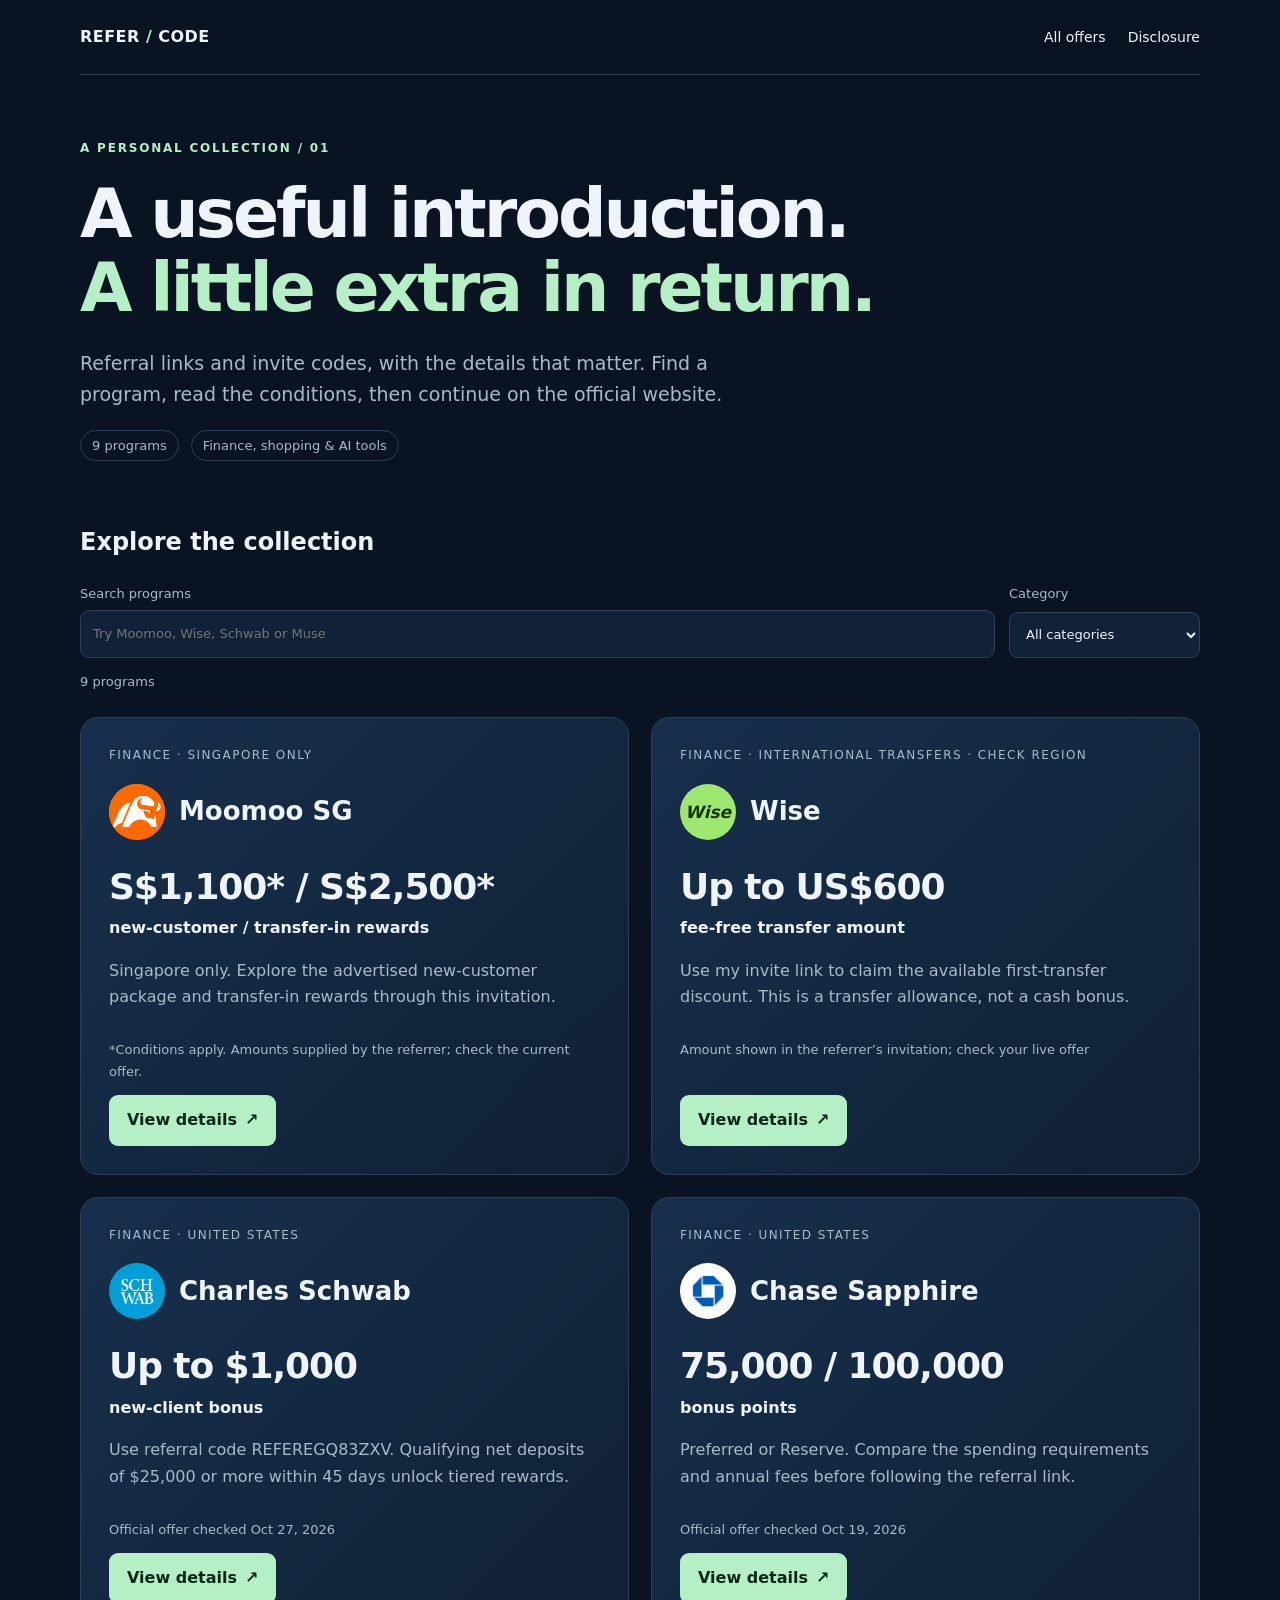
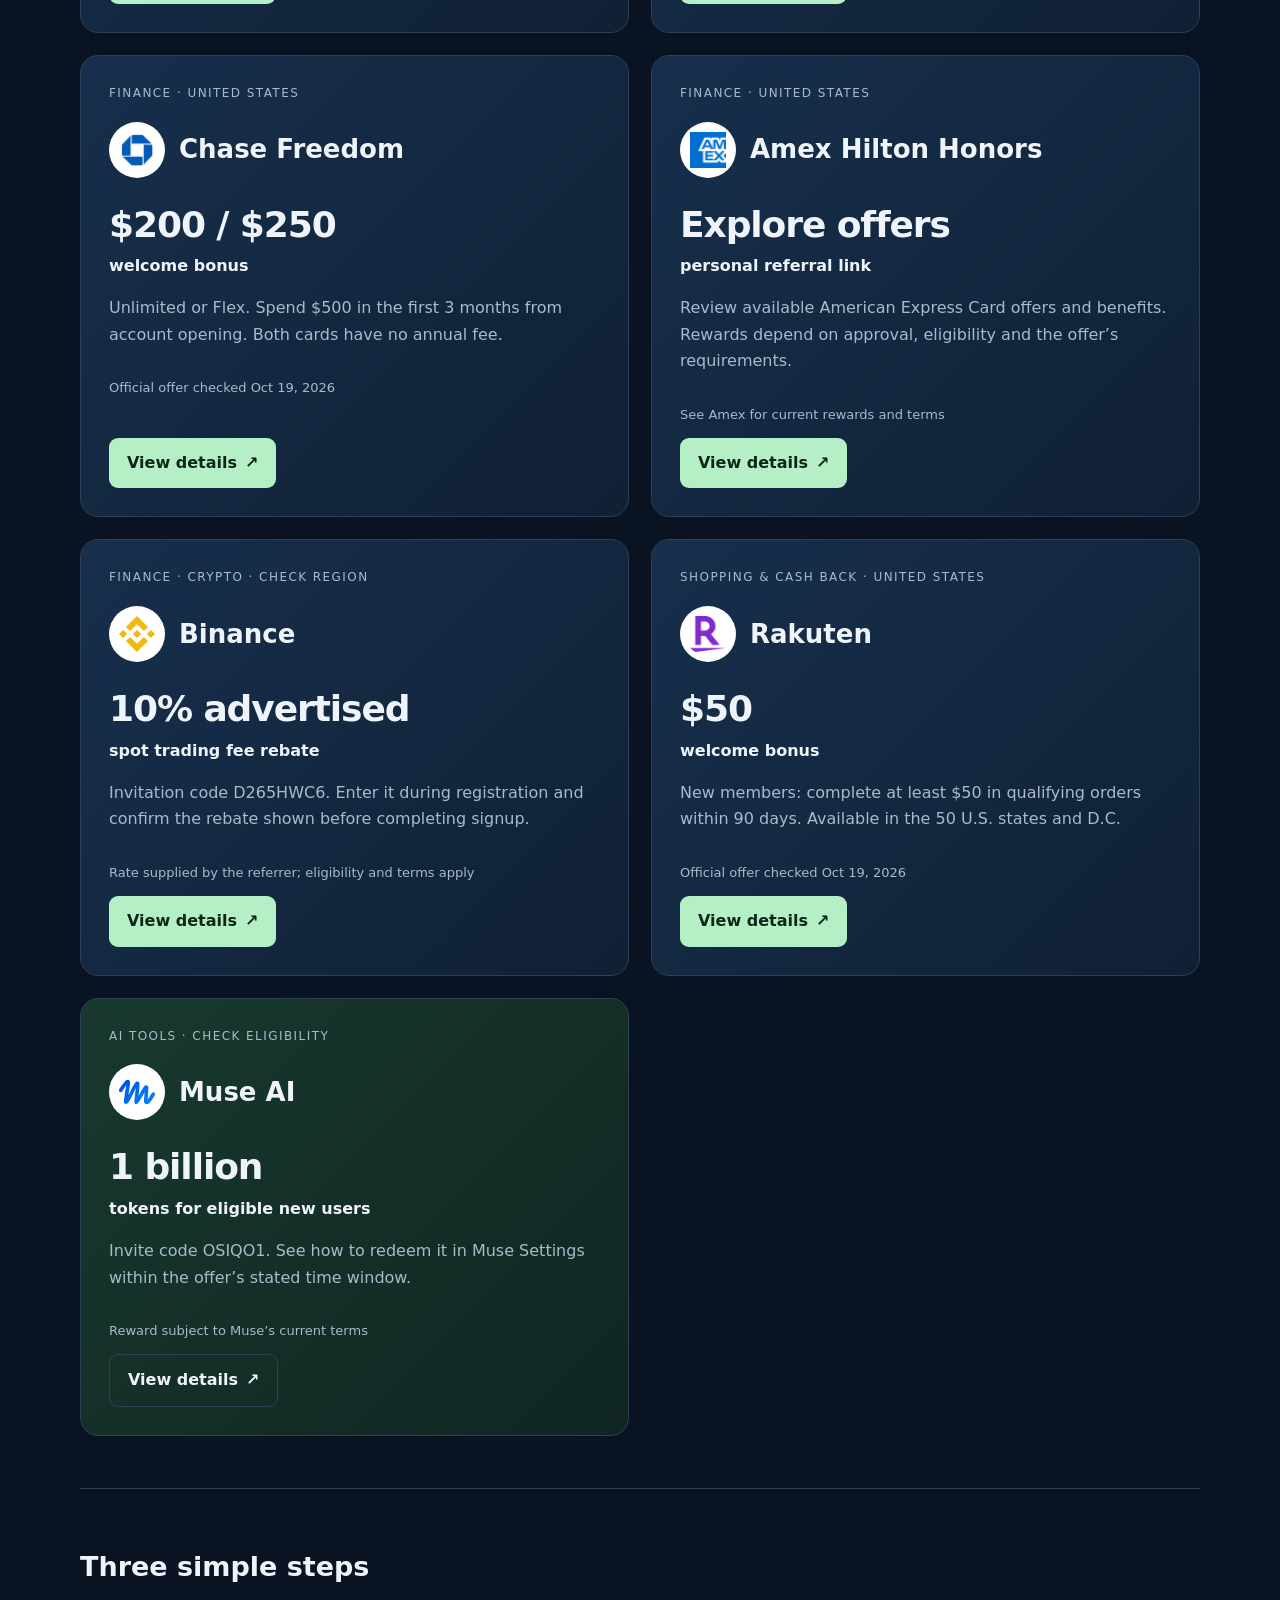
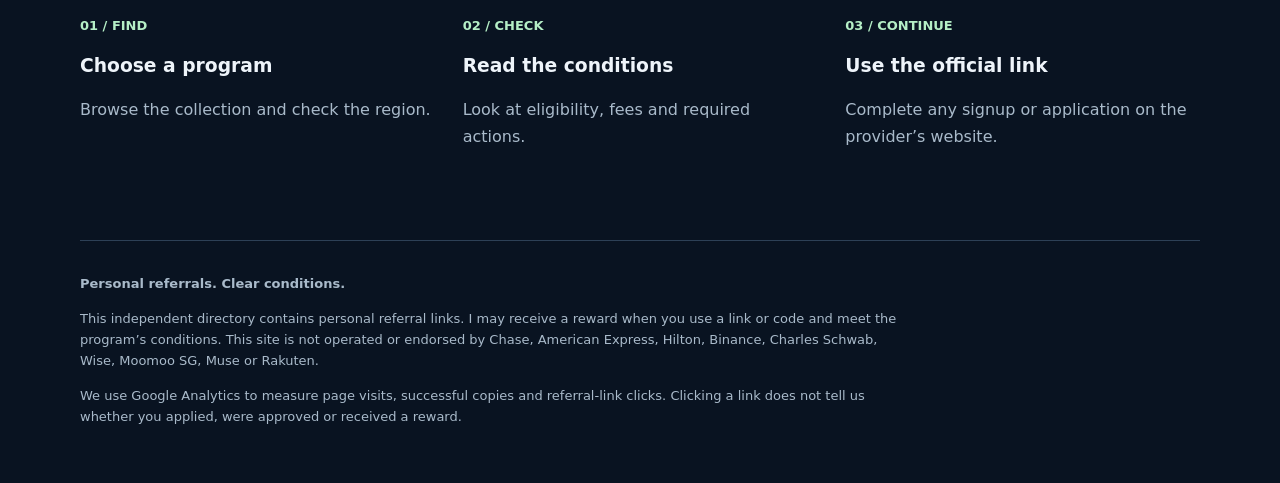
<file: index.html>
<!doctype html><html lang="en"><head><meta charset="utf-8"><meta name="viewport" content="width=device-width,initial-scale=1"><title>Refercode — Personal Referral Codes & Links</title><meta name="description" content="Explore personal referral links for Chase Sapphire, Chase Freedom, Amex Hilton Honors, Binance, Charles Schwab, Wise, Moomoo SG, Rakuten and Muse AI, with rewards, eligibility and clear instructions."><link rel="canonical" href="https://zz11ss11zz.github.io/refercode/"><meta property="og:title" content="Refercode — Personal Referral Codes & Links"><meta property="og:description" content="Explore personal referral links for Chase, Amex Hilton Honors, Binance, Charles Schwab, Wise, Moomoo SG, Rakuten and Muse AI, with rewards, eligibility and clear instructions."><meta property="og:type" content="website"><meta property="og:url" content="https://zz11ss11zz.github.io/refercode/"><link rel="stylesheet" href="styles.css?v=20261024-brand-icons"><script defer src="site.js"></script></head><body><div class="wrap"><header><a class="brand" href="./">REFER<span> / </span>CODE</a><nav aria-label="Main navigation"><a href="./">All offers</a><a href="#disclosure">Disclosure</a></nav></header><main><section class="hero"><div class="eyebrow">A personal collection / 01</div><h1>A useful introduction.<br><span>A little extra in return.</span></h1><p class="lead">Referral links and invite codes, with the details that matter. Find a program, read the conditions, then continue on the official website.</p><div class="meta"><span class="badge">9 programs</span><span class="badge">Finance, shopping &amp; AI tools</span></div></section><section aria-labelledby="browse"><h2 id="browse">Explore the collection</h2><div class="toolbar"><label class="search">Search programs<input id="search" type="search" placeholder="Try Moomoo, Wise, Schwab or Muse"></label><label>Category<select id="category"><option value="all">All categories</option><option value="finance">Finance</option><option value="shopping">Shopping &amp; cash back</option><option value="ai">AI tools</option></select></label></div><p id="count" class="fine" aria-live="polite">9 programs</p><div class="grid"><article class="card" data-card data-category="finance"><div class="category">Finance · Singapore only</div><div class="program-heading"><span class="brand-icon" aria-hidden="true" style="background:#ff6a00"><img src="assets/brands/moomoo.png" alt="" width="56" height="56" style="width:100%;height:100%;object-fit:cover"></span><h2>Moomoo SG</h2></div><div class="reward">S$1,100* / S$2,500*</div><strong>new-customer / transfer-in rewards</strong><p>Singapore only. Explore the advertised new-customer package and transfer-in rewards through this invitation.</p><p class="fine">*Conditions apply. Amounts supplied by the referrer; check the current offer.</p><a class="button" href="moomoo-sg/">View details <span aria-hidden="true">↗</span></a></article><article class="card" data-card data-category="finance"><div class="category">Finance · International transfers · Check region</div><div class="program-heading"><span class="brand-icon" aria-hidden="true" style="background:#9fe870;color:#163300;font-weight:900;font-style:italic;font-size:17px">Wise</span><h2>Wise</h2></div><div class="reward">Up to US$600</div><strong>fee-free transfer amount</strong><p>Use my invite link to claim the available first-transfer discount. This is a transfer allowance, not a cash bonus.</p><p class="fine">Amount shown in the referrer’s invitation; check your live offer</p><a class="button" href="wise/">View details <span aria-hidden="true">↗</span></a></article><article class="card" data-card data-category="finance"><div class="category">Finance · United States</div><div class="program-heading"><span class="brand-icon" aria-hidden="true" style="background:#00a0d2"><img src="assets/brands/schwab.png" alt="" width="42" height="42" style="width:76%;height:76%;object-fit:contain"></span><h2>Charles Schwab</h2></div><div class="reward">Up to $1,000</div><strong>new-client bonus</strong><p>Use referral code REFEREGQ83ZXV. Qualifying net deposits of $25,000 or more within 45 days unlock tiered rewards.</p><p class="fine">Official offer checked Oct 27, 2026</p><a class="button" href="schwab/">View details <span aria-hidden="true">↗</span></a></article><article class="card" data-card data-category="finance"><div class="category">Finance · United States</div><div class="program-heading"><span class="brand-icon" aria-hidden="true"><img src="assets/brands/chase.svg" alt="" width="36" height="36"></span><h2>Chase Sapphire</h2></div><div class="reward">75,000 / 100,000</div><strong>bonus points</strong><p>Preferred or Reserve. Compare the spending requirements and annual fees before following the referral link.</p><p class="fine">Official offer checked Oct 19, 2026</p><a class="button" href="chase/">View details <span aria-hidden="true">↗</span></a></article><article class="card" data-card data-category="finance"><div class="category">Finance · United States</div><div class="program-heading"><span class="brand-icon" aria-hidden="true"><img src="assets/brands/chase.svg" alt="" width="36" height="36"></span><h2>Chase Freedom</h2></div><div class="reward">$200 / $250</div><strong>welcome bonus</strong><p>Unlimited or Flex. Spend $500 in the first 3 months from account opening. Both cards have no annual fee.</p><p class="fine">Official offer checked Oct 19, 2026</p><a class="button" href="chase-freedom/">View details <span aria-hidden="true">↗</span></a></article><article class="card" data-card data-category="finance"><div class="category">Finance · United States</div><div class="program-heading"><span class="brand-icon" aria-hidden="true"><img src="assets/brands/amex.svg" alt="" width="36" height="36"></span><h2>Amex Hilton Honors</h2></div><div class="reward">Explore offers</div><strong>personal referral link</strong><p>Review available American Express Card offers and benefits. Rewards depend on approval, eligibility and the offer’s requirements.</p><p class="fine">See Amex for current rewards and terms</p><a class="button" href="amex-hilton/">View details <span aria-hidden="true">↗</span></a></article><article class="card" data-card data-category="finance"><div class="category">Finance · Crypto · Check region</div><div class="program-heading"><span class="brand-icon" aria-hidden="true"><img src="assets/brands/binance.svg" alt="" width="36" height="36"></span><h2>Binance</h2></div><div class="reward">10% advertised</div><strong>spot trading fee rebate</strong><p>Invitation code D265HWC6. Enter it during registration and confirm the rebate shown before completing signup.</p><p class="fine">Rate supplied by the referrer; eligibility and terms apply</p><a class="button" href="binance/">View details <span aria-hidden="true">↗</span></a></article><article class="card" data-card data-category="shopping"><div class="category">Shopping &amp; cash back · United States</div><div class="program-heading"><span class="brand-icon" aria-hidden="true"><img src="assets/brands/rakuten.svg" alt="" width="36" height="36"></span><h2>Rakuten</h2></div><div class="reward">$50</div><strong>welcome bonus</strong><p>New members: complete at least $50 in qualifying orders within 90 days. Available in the 50 U.S. states and D.C.</p><p class="fine">Official offer checked Oct 19, 2026</p><a class="button" href="rakuten/">View details <span aria-hidden="true">↗</span></a></article><article class="card ai" data-card data-category="ai"><div class="category">AI tools · Check eligibility</div><div class="program-heading"><span class="brand-icon" aria-hidden="true"><img src="assets/brands/muse.svg" alt="" width="36" height="36"></span><h2>Muse AI</h2></div><div class="reward">1 billion</div><strong>tokens for eligible new users</strong><p>Invite code OSIQO1. See how to redeem it in Muse Settings within the offer’s stated time window.</p><p class="fine">Reward subject to Muse’s current terms</p><a class="button secondary" href="muse/">View details <span aria-hidden="true">↗</span></a></article></div><p id="empty" hidden role="status">No matching programs. Try another search or category.</p></section><section class="section"><h2>Three simple steps</h2><div class="steps"><div><b>01 / FIND</b><h3>Choose a program</h3><p>Browse the collection and check the region.</p></div><div><b>02 / CHECK</b><h3>Read the conditions</h3><p>Look at eligibility, fees and required actions.</p></div><div><b>03 / CONTINUE</b><h3>Use the official link</h3><p>Complete any signup or application on the provider’s website.</p></div></div></section></main><footer id="disclosure"><strong>Personal referrals. Clear conditions.</strong><p>This independent directory contains personal referral links. I may receive a reward when you use a link or code and meet the program’s conditions. This site is not operated or endorsed by Chase, American Express, Hilton, Binance, Charles Schwab, Wise, Moomoo SG, Muse or Rakuten.</p><p>We use Google Analytics to measure page visits, successful copies and referral-link clicks. Clicking a link does not tell us whether you applied, were approved or received a reward.</p></footer></div></body></html>
</file>
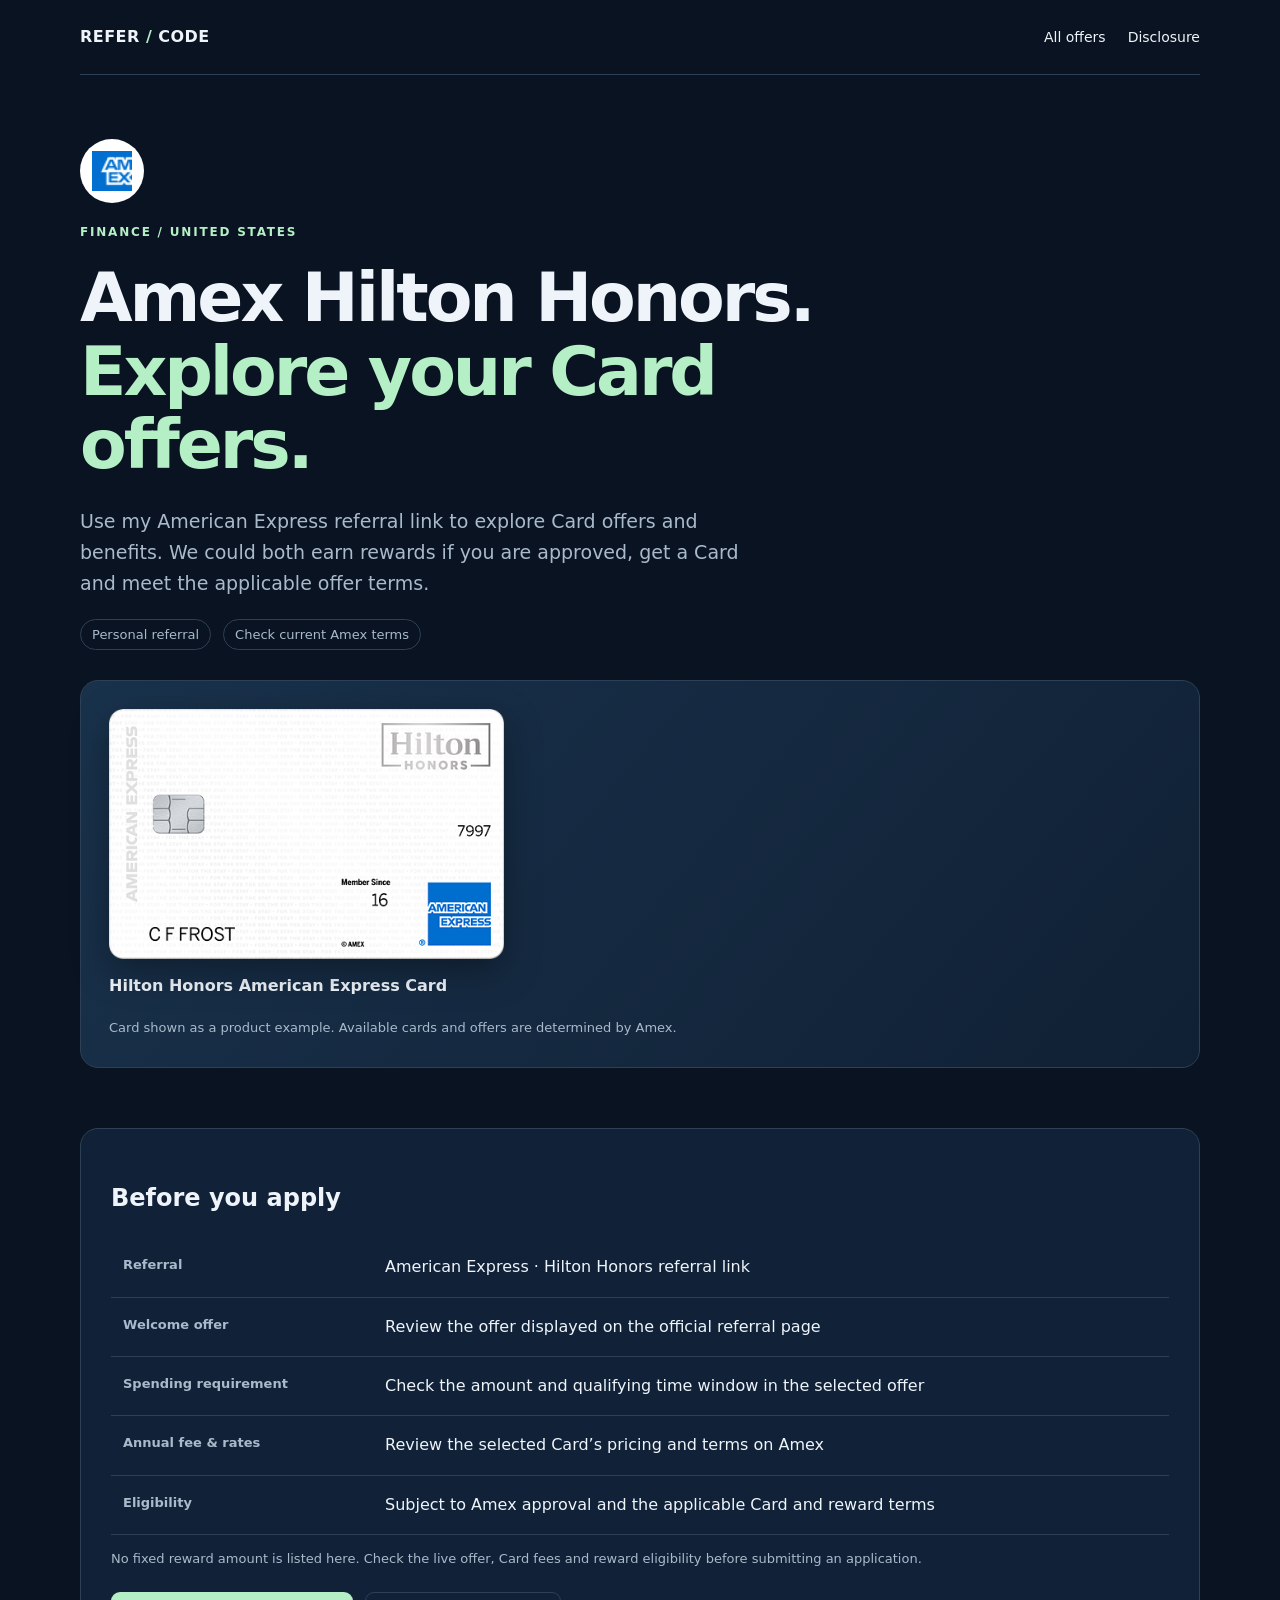
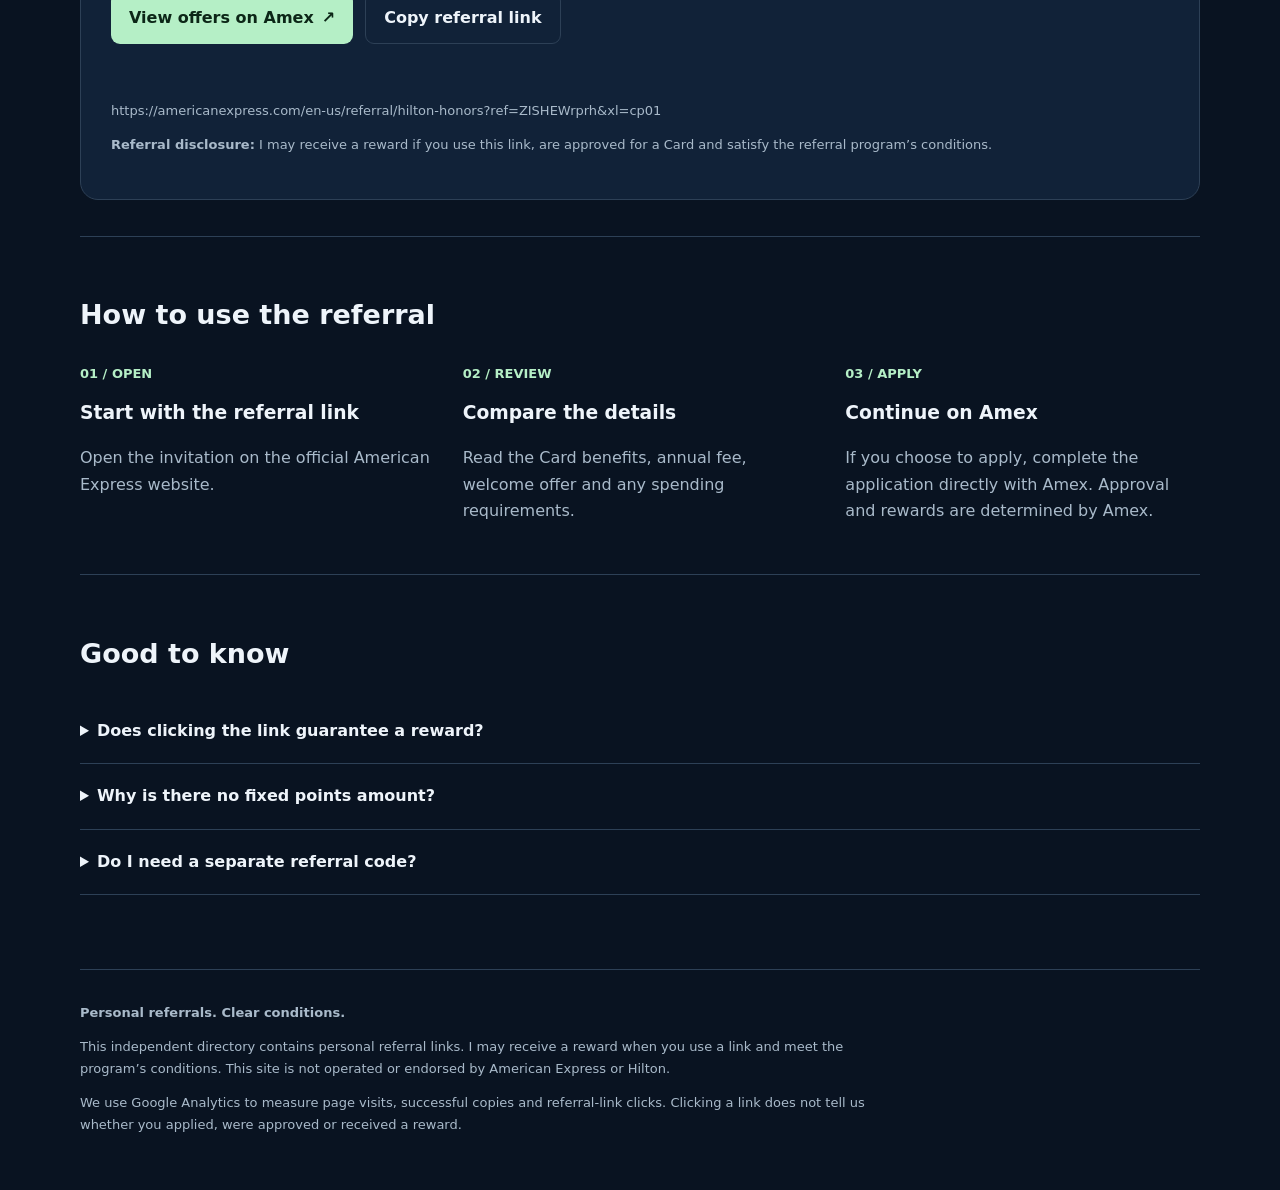
<file: amex-hilton/index.html>
<!doctype html>
<html lang="en"><head><meta charset="utf-8"><meta name="viewport" content="width=device-width,initial-scale=1">
<title>Amex Hilton Honors Referral — Card Offers &amp; Benefits</title>
<meta name="description" content="Explore American Express Hilton Honors Card offers through this personal referral link. Review current rewards, fees and eligibility on Amex.">
<link rel="canonical" href="https://zz11ss11zz.github.io/refercode/amex-hilton/">
<meta property="og:title" content="Amex Hilton Honors Referral — Card Offers &amp; Benefits"><meta property="og:description" content="A personal Amex referral link. Check current offers, fees and eligibility before applying."><meta property="og:type" content="website"><meta property="og:url" content="https://zz11ss11zz.github.io/refercode/amex-hilton/">
<link rel="stylesheet" href="../styles.css?v=20261027-card-gallery"><script defer src="../site.js"></script></head>
<body><div class="wrap"><header><a class="brand" href="../">REFER<span> / </span>CODE</a><nav aria-label="Main navigation"><a href="../">All offers</a><a href="#disclosure">Disclosure</a></nav></header>
<main><section class="hero"><span class="brand-icon" aria-hidden="true"><img src="../assets/brands/amex.svg" alt="" width="36" height="36"></span><div class="eyebrow">Finance / United States</div><h1>Amex Hilton Honors.<br><span>Explore your Card offers.</span></h1><p class="lead">Use my American Express referral link to explore Card offers and benefits. We could both earn rewards if you are approved, get a Card and meet the applicable offer terms.</p><div class="meta"><span class="badge">Personal referral</span><span class="badge">Check current Amex terms</span></div><section class="card-gallery" aria-label="Card designs"><div class="card-gallery-grid"><figure><img src="../assets/cards/hilton.png" alt="Hilton Honors American Express Card" decoding="async"><figcaption>Hilton Honors American Express Card</figcaption></figure></div><p class="fine">Card shown as a product example. Available cards and offers are determined by Amex.</p></section></section>
<section class="offer" aria-labelledby="offer"><h2 id="offer">Before you apply</h2><div class="tablewrap"><table><tbody>
<tr><th scope="row">Referral</th><td>American Express · Hilton Honors referral link</td></tr>
<tr><th scope="row">Welcome offer</th><td>Review the offer displayed on the official referral page</td></tr>
<tr><th scope="row">Spending requirement</th><td>Check the amount and qualifying time window in the selected offer</td></tr>
<tr><th scope="row">Annual fee &amp; rates</th><td>Review the selected Card’s pricing and terms on Amex</td></tr>
<tr><th scope="row">Eligibility</th><td>Subject to Amex approval and the applicable Card and reward terms</td></tr>
</tbody></table></div><p class="fine">No fixed reward amount is listed here. Check the live offer, Card fees and reward eligibility before submitting an application.</p>
<div class="actions"><a class="button" data-referral data-platform="amex" data-program="hilton-honors" data-location="hero" href="https://americanexpress.com/en-us/referral/hilton-honors?ref=ZISHEWrprh&amp;xl=cp01" target="_blank" rel="sponsored noopener noreferrer">View offers on Amex <span aria-hidden="true">↗</span></a><button class="action secondary" data-copy-link="https://americanexpress.com/en-us/referral/hilton-honors?ref=ZISHEWrprh&amp;xl=cp01" data-platform="amex" data-program="hilton-honors">Copy referral link</button></div><p class="fine" id="status" role="status" aria-live="polite"></p><p class="linktext">https://americanexpress.com/en-us/referral/hilton-honors?ref=ZISHEWrprh&amp;xl=cp01</p><p class="fine"><strong>Referral disclosure:</strong> I may receive a reward if you use this link, are approved for a Card and satisfy the referral program’s conditions.</p></section>
<section class="section"><h2>How to use the referral</h2><div class="steps"><div><b>01 / OPEN</b><h3>Start with the referral link</h3><p>Open the invitation on the official American Express website.</p></div><div><b>02 / REVIEW</b><h3>Compare the details</h3><p>Read the Card benefits, annual fee, welcome offer and any spending requirements.</p></div><div><b>03 / APPLY</b><h3>Continue on Amex</h3><p>If you choose to apply, complete the application directly with Amex. Approval and rewards are determined by Amex.</p></div></div></section>
<section class="section"><h2>Good to know</h2><details><summary>Does clicking the link guarantee a reward?</summary><p>No. Approval, receiving a Card and satisfying the applicable offer requirements may be necessary. Clicking or copying a link alone earns no reward.</p></details><details><summary>Why is there no fixed points amount?</summary><p>We have not verified a specific current welcome offer for this referral. Use the official link to review the offer shown to you.</p></details><details><summary>Do I need a separate referral code?</summary><p>The referral identifier is already included in the link. Keep the complete link when sharing or opening it.</p></details></section></main>
<footer id="disclosure"><strong>Personal referrals. Clear conditions.</strong><p>This independent directory contains personal referral links. I may receive a reward when you use a link and meet the program’s conditions. This site is not operated or endorsed by American Express or Hilton.</p><p>We use Google Analytics to measure page visits, successful copies and referral-link clicks. Clicking a link does not tell us whether you applied, were approved or received a reward.</p></footer></div></body></html>
</file>
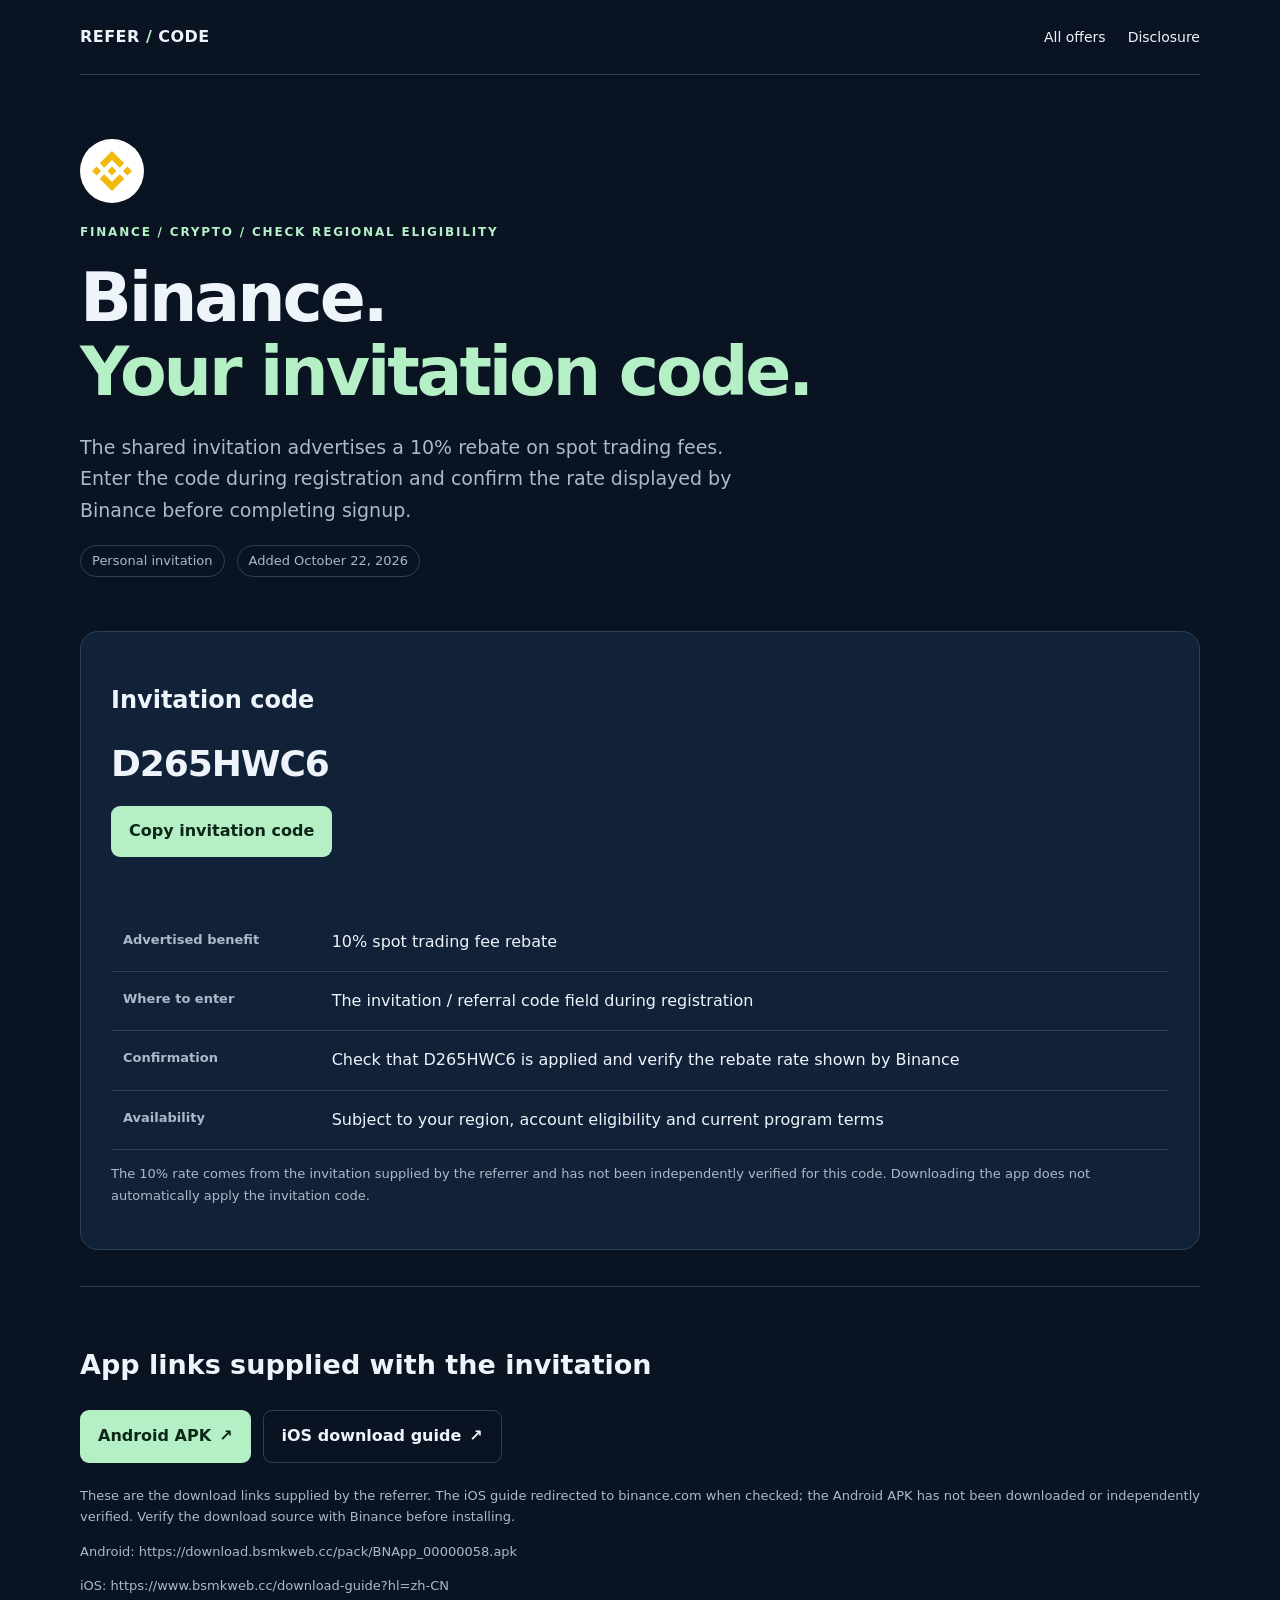
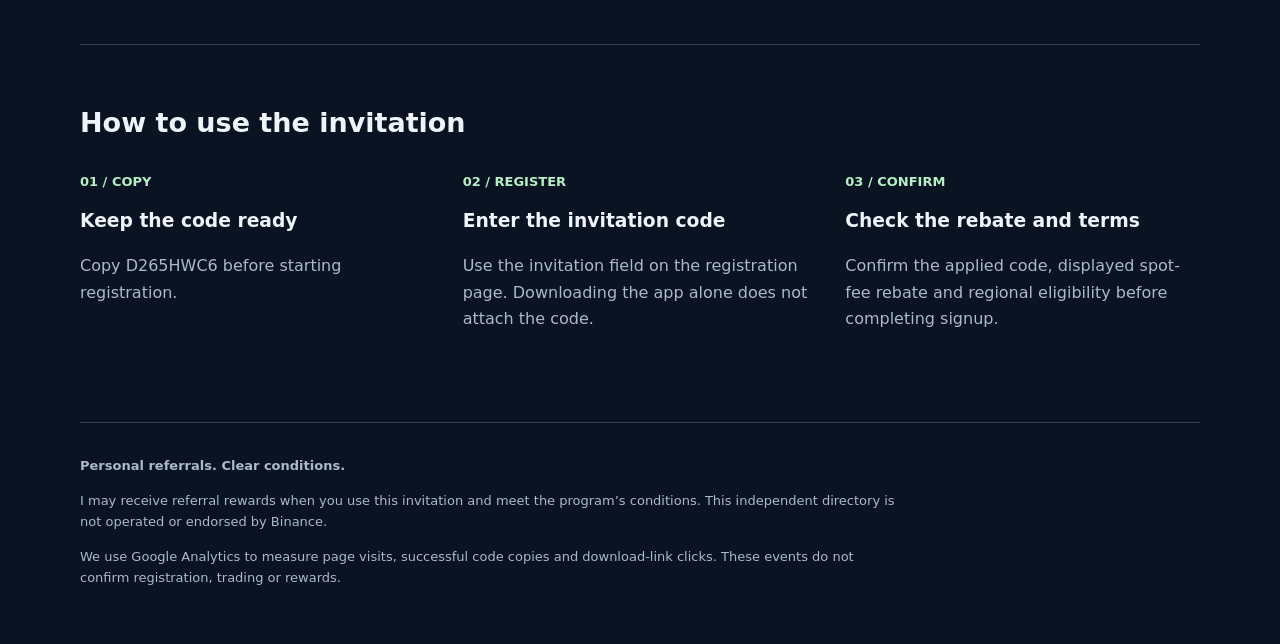
<file: binance/index.html>
<!doctype html>
<html lang="en"><head><meta charset="utf-8"><meta name="viewport" content="width=device-width,initial-scale=1"><title>Binance Invitation Code D265HWC6 — Spot Fee Rebate</title><meta name="description" content="Binance invitation code D265HWC6. The shared invitation advertises a 10% spot trading fee rebate. Confirm the rate and eligibility during signup."><link rel="canonical" href="https://zz11ss11zz.github.io/refercode/binance/"><meta property="og:title" content="Binance Invitation Code D265HWC6"><meta property="og:description" content="Personal invitation with an advertised 10% spot trading fee rebate. Confirm terms at signup."><meta property="og:type" content="website"><meta property="og:url" content="https://zz11ss11zz.github.io/refercode/binance/"><link rel="stylesheet" href="../styles.css?v=20261024-brand-icons"><script defer src="../site.js?v=20261022-binance-copy"></script></head>
<body><div class="wrap"><header><a class="brand" href="../">REFER<span> / </span>CODE</a><nav aria-label="Main navigation"><a href="../">All offers</a><a href="#disclosure">Disclosure</a></nav></header>
<main><section class="hero"><span class="brand-icon" aria-hidden="true"><img src="../assets/brands/binance.svg" alt="" width="36" height="36"></span><div class="eyebrow">Finance / Crypto / Check regional eligibility</div><h1>Binance.<br><span>Your invitation code.</span></h1><p class="lead">The shared invitation advertises a 10% rebate on spot trading fees. Enter the code during registration and confirm the rate displayed by Binance before completing signup.</p><div class="meta"><span class="badge">Personal invitation</span><span class="badge">Added October 22, 2026</span></div></section>
<section class="offer" aria-labelledby="invite"><h2 id="invite">Invitation code</h2><div class="reward">D265HWC6</div><div class="actions"><button class="action" data-copy-code="D265HWC6" data-platform="binance" data-program="spot">Copy invitation code</button></div><p id="status" class="fine" role="status" aria-live="polite"></p><div class="tablewrap"><table><tbody><tr><th scope="row">Advertised benefit</th><td>10% spot trading fee rebate</td></tr><tr><th scope="row">Where to enter</th><td>The invitation / referral code field during registration</td></tr><tr><th scope="row">Confirmation</th><td>Check that D265HWC6 is applied and verify the rebate rate shown by Binance</td></tr><tr><th scope="row">Availability</th><td>Subject to your region, account eligibility and current program terms</td></tr></tbody></table></div><p class="fine">The 10% rate comes from the invitation supplied by the referrer and has not been independently verified for this code. Downloading the app does not automatically apply the invitation code.</p></section>
<section class="section"><h2>App links supplied with the invitation</h2><div class="actions"><a class="button" data-referral data-platform="binance" data-program="spot" data-location="android-download" href="https://download.bsmkweb.cc/pack/BNApp_00000058.apk" target="_blank" rel="sponsored noopener noreferrer">Android APK <span aria-hidden="true">↗</span></a><a class="button secondary" data-referral data-platform="binance" data-program="spot" data-location="ios-guide" href="https://www.bsmkweb.cc/download-guide?hl=zh-CN" target="_blank" rel="sponsored noopener noreferrer">iOS download guide <span aria-hidden="true">↗</span></a></div><p class="fine">These are the download links supplied by the referrer. The iOS guide redirected to binance.com when checked; the Android APK has not been downloaded or independently verified. Verify the download source with Binance before installing.</p><p class="linktext">Android: https://download.bsmkweb.cc/pack/BNApp_00000058.apk</p><p class="linktext">iOS: https://www.bsmkweb.cc/download-guide?hl=zh-CN</p></section>
<section class="section"><h2>How to use the invitation</h2><div class="steps"><div><b>01 / COPY</b><h3>Keep the code ready</h3><p>Copy D265HWC6 before starting registration.</p></div><div><b>02 / REGISTER</b><h3>Enter the invitation code</h3><p>Use the invitation field on the registration page. Downloading the app alone does not attach the code.</p></div><div><b>03 / CONFIRM</b><h3>Check the rebate and terms</h3><p>Confirm the applied code, displayed spot-fee rebate and regional eligibility before completing signup.</p></div></div></section></main>
<footer id="disclosure"><strong>Personal referrals. Clear conditions.</strong><p>I may receive referral rewards when you use this invitation and meet the program’s conditions. This independent directory is not operated or endorsed by Binance.</p><p>We use Google Analytics to measure page visits, successful code copies and download-link clicks. These events do not confirm registration, trading or rewards.</p></footer></div></body></html>
</file>
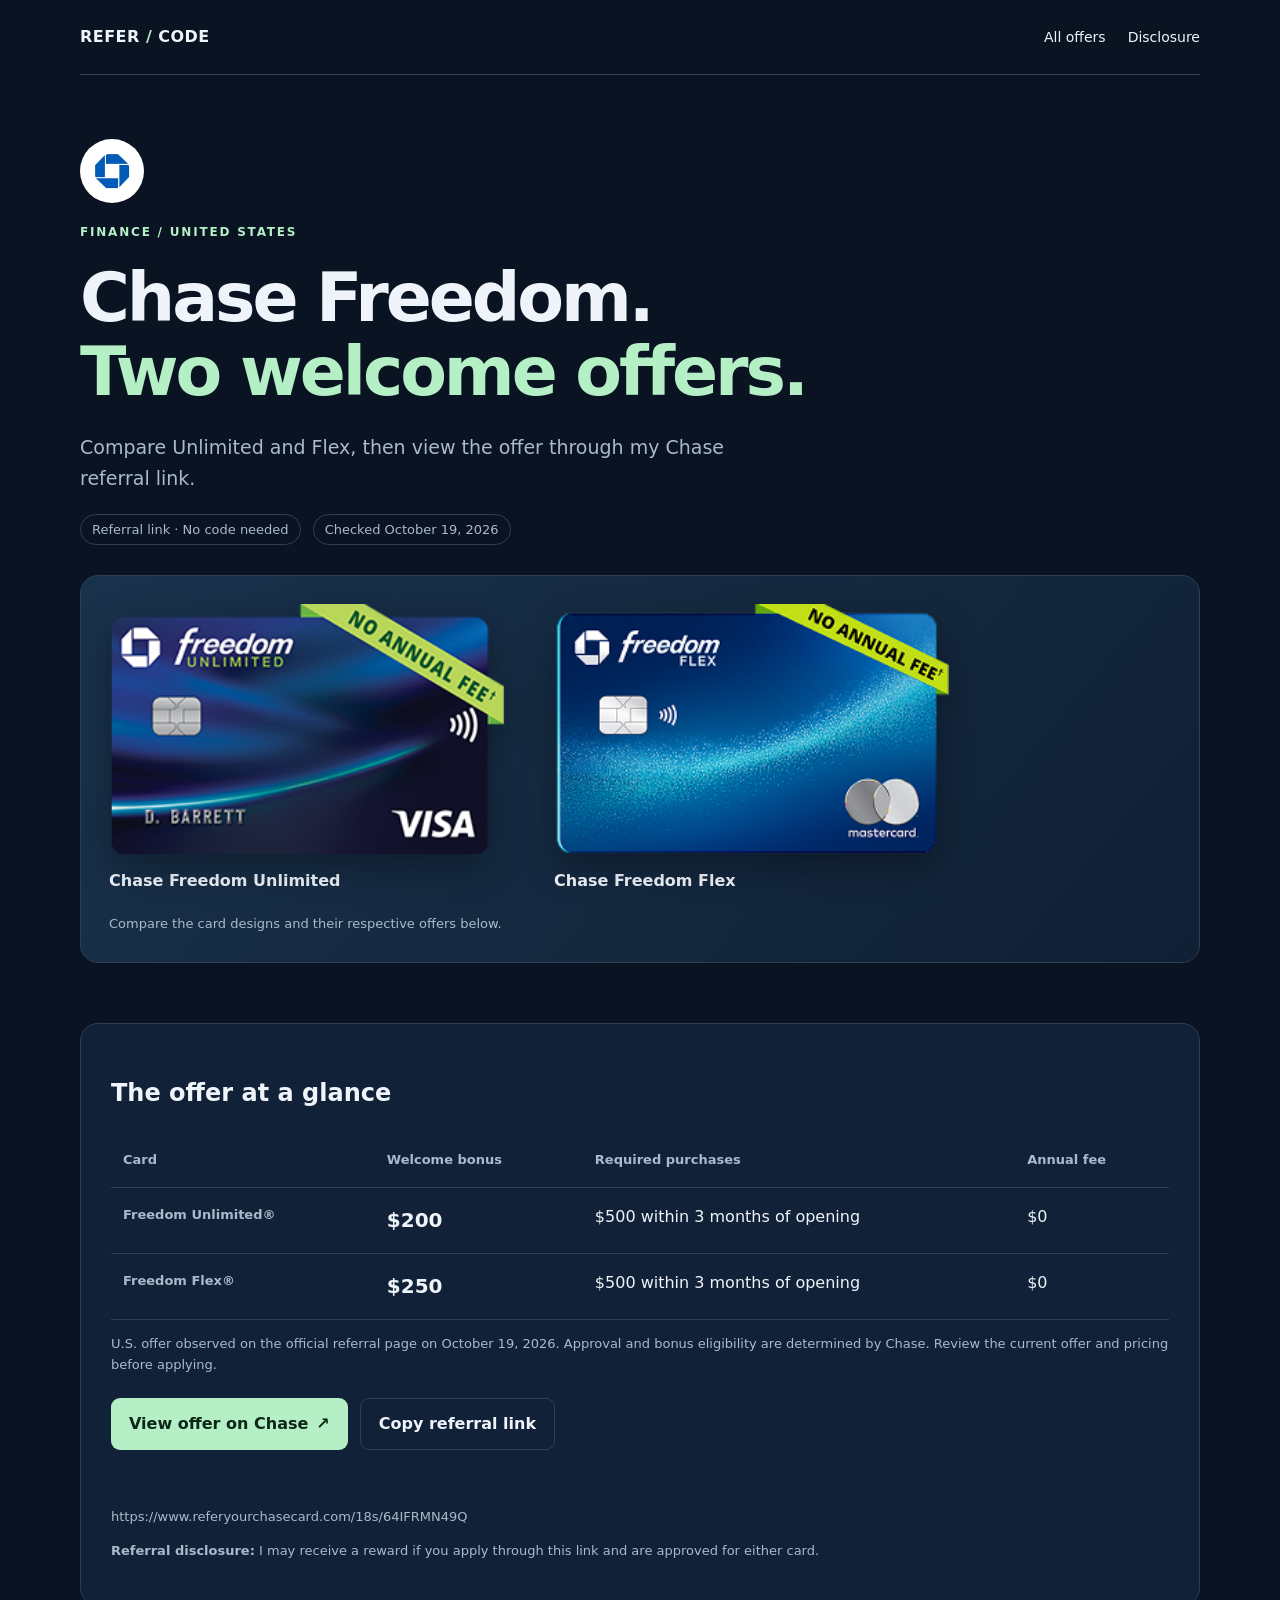
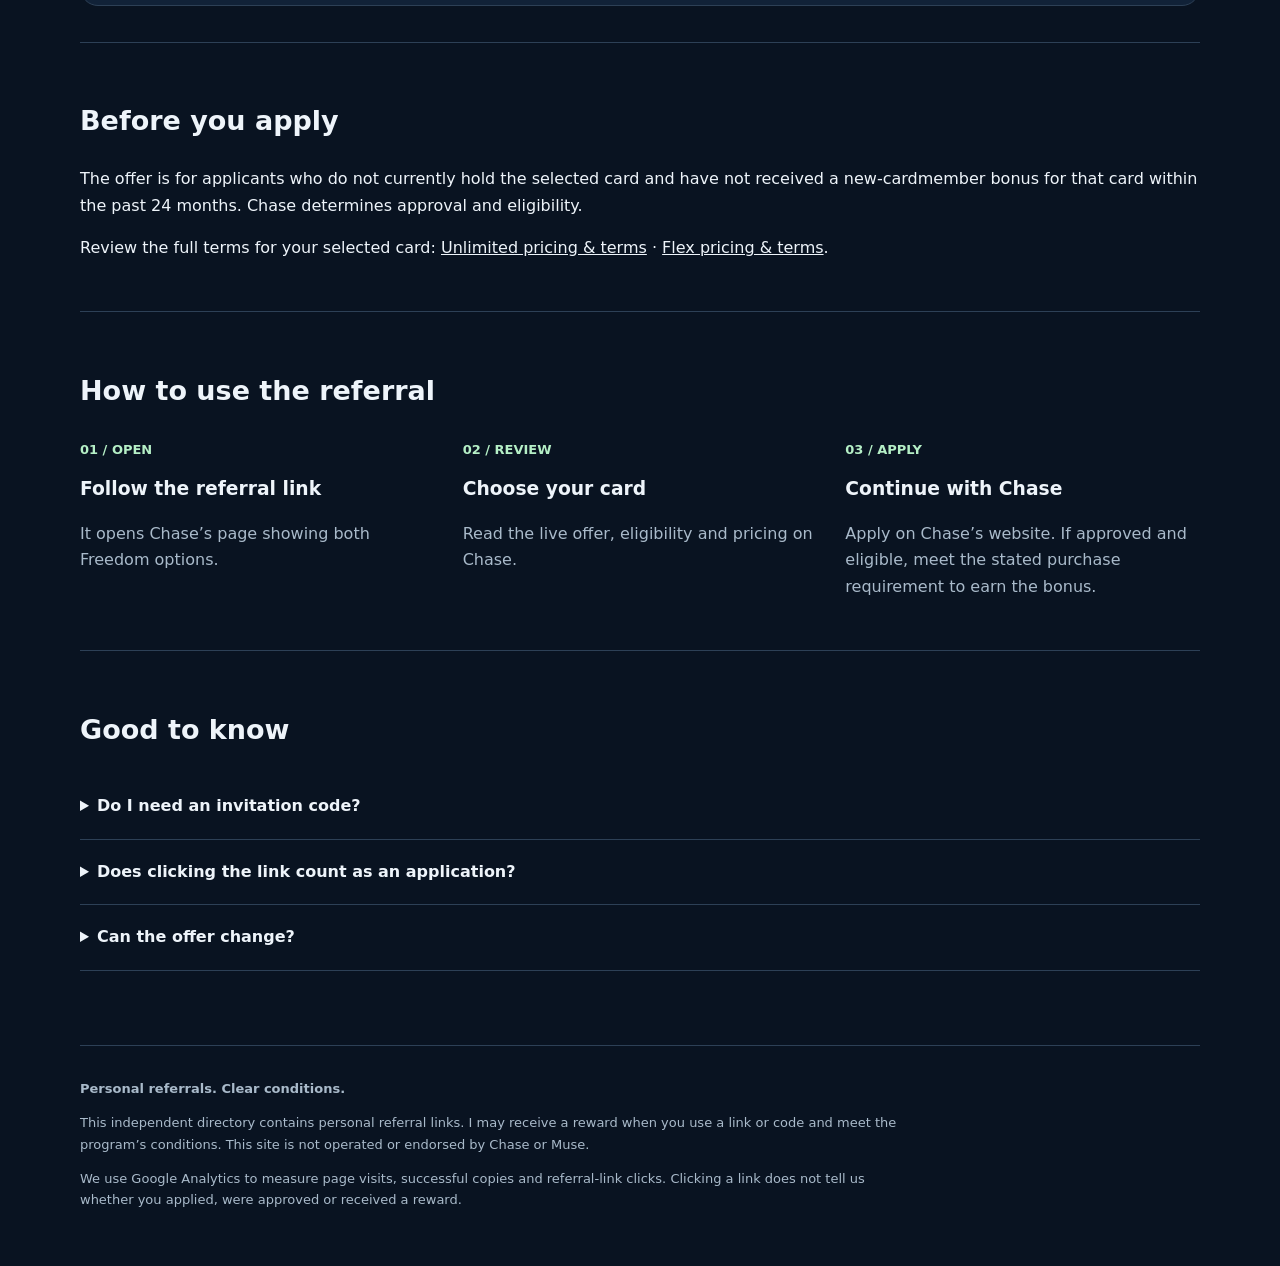
<file: chase-freedom/index.html>
<!doctype html><html lang="en"><head><meta charset="utf-8"><meta name="viewport" content="width=device-width,initial-scale=1"><title>Chase Freedom Referral — $200 or $250 Cash Bonus</title><meta name="description" content="Compare Chase Freedom Unlimited and Flex referral offers, spending requirements and annual fees. United States."><link rel="canonical" href="https://zz11ss11zz.github.io/refercode/chase-freedom/"><meta property="og:title" content="Chase Freedom Referral — $200 or $250 Cash Bonus"><meta property="og:description" content="Compare Chase Freedom Unlimited and Flex referral offers, spending requirements and annual fees. United States."><meta property="og:type" content="website"><meta property="og:url" content="https://zz11ss11zz.github.io/refercode/chase-freedom/"><link rel="stylesheet" href="../styles.css?v=20261027-card-gallery"><script defer src="../site.js"></script></head><body><div class="wrap"><header><a class="brand" href="../">REFER<span> / </span>CODE</a><nav aria-label="Main navigation"><a href="../">All offers</a><a href="#disclosure">Disclosure</a></nav></header><main><section class="hero"><span class="brand-icon" aria-hidden="true"><img src="../assets/brands/chase.svg" alt="" width="36" height="36"></span><div class="eyebrow">Finance / United States</div><h1>Chase Freedom.<br><span>Two welcome offers.</span></h1><p class="lead">Compare Unlimited and Flex, then view the offer through my Chase referral link.</p><div class="meta"><span class="badge">Referral link · No code needed</span><span class="badge">Checked October 19, 2026</span></div><section class="card-gallery" aria-label="Card designs"><div class="card-gallery-grid"><figure><img src="../assets/cards/unlimited.png" alt="Chase Freedom Unlimited" decoding="async"><figcaption>Chase Freedom Unlimited</figcaption></figure><figure><img src="../assets/cards/flex.png" alt="Chase Freedom Flex" decoding="async"><figcaption>Chase Freedom Flex</figcaption></figure></div><p class="fine">Compare the card designs and their respective offers below.</p></section></section><section class="offer" aria-labelledby="compare"><h2 id="compare">The offer at a glance</h2><div class="tablewrap"><table><thead><tr><th scope="col">Card</th><th scope="col">Welcome bonus</th><th scope="col">Required purchases</th><th scope="col">Annual fee</th></tr></thead><tbody><tr><th scope="row">Freedom Unlimited®</th><td><strong>$200</strong></td><td>$500 within 3 months of opening</td><td>$0</td></tr><tr><th scope="row">Freedom Flex®</th><td><strong>$250</strong></td><td>$500 within 3 months of opening</td><td>$0</td></tr></tbody></table></div><p class="fine">U.S. offer observed on the official referral page on October 19, 2026. Approval and bonus eligibility are determined by Chase. Review the current offer and pricing before applying.</p><div class="actions"><a class="button" data-referral data-platform="chase" data-program="freedom" data-location="hero" href="https://www.referyourchasecard.com/18s/64IFRMN49Q" target="_blank" rel="sponsored noopener noreferrer">View offer on Chase <span aria-hidden="true">↗</span></a><button class="action secondary" data-copy-link="https://www.referyourchasecard.com/18s/64IFRMN49Q" data-platform="chase" data-program="freedom">Copy referral link</button></div><p class="fine" id="status" role="status" aria-live="polite"></p><p class="linktext">https://www.referyourchasecard.com/18s/64IFRMN49Q</p><p class="fine"><strong>Referral disclosure:</strong> I may receive a reward if you apply through this link and are approved for either card.</p></section><section class="section"><h2>Before you apply</h2><p>The offer is for applicants who do not currently hold the selected card and have not received a new-cardmember bonus for that card within the past 24 months. Chase determines approval and eligibility.</p><p>Review the full terms for your selected card: <a href="https://sites.chase.com/services/creatives/pricingandterms.html/content/dam/pricingandterms/LGC61491.html" target="_blank" rel="noopener noreferrer">Unlimited pricing &amp; terms</a> · <a href="https://sites.chase.com/services/creatives/pricingandterms.html/content/dam/pricingandterms/LGC65201.html" target="_blank" rel="noopener noreferrer">Flex pricing &amp; terms</a>.</p></section><section class="section"><h2>How to use the referral</h2><div class="steps"><div><b>01 / OPEN</b><h3>Follow the referral link</h3><p>It opens Chase’s page showing both Freedom options.</p></div><div><b>02 / REVIEW</b><h3>Choose your card</h3><p>Read the live offer, eligibility and pricing on Chase.</p></div><div><b>03 / APPLY</b><h3>Continue with Chase</h3><p>Apply on Chase’s website. If approved and eligible, meet the stated purchase requirement to earn the bonus.</p></div></div></section><section class="section"><h2>Good to know</h2><details><summary>Do I need an invitation code?</summary><p>No separate code is supplied for this offer. Use the referral link above.</p></details><details><summary>Does clicking the link count as an application?</summary><p>No. This directory only links to Chase. You decide whether to apply on Chase’s website.</p></details><details><summary>Can the offer change?</summary><p>Yes. This page records what was displayed on the check date. The terms shown by Chase when you apply govern your application.</p></details></section></main><footer id="disclosure"><strong>Personal referrals. Clear conditions.</strong><p>This independent directory contains personal referral links. I may receive a reward when you use a link or code and meet the program’s conditions. This site is not operated or endorsed by Chase or Muse.</p><p>We use Google Analytics to measure page visits, successful copies and referral-link clicks. Clicking a link does not tell us whether you applied, were approved or received a reward.</p></footer></div></body></html>
</file>
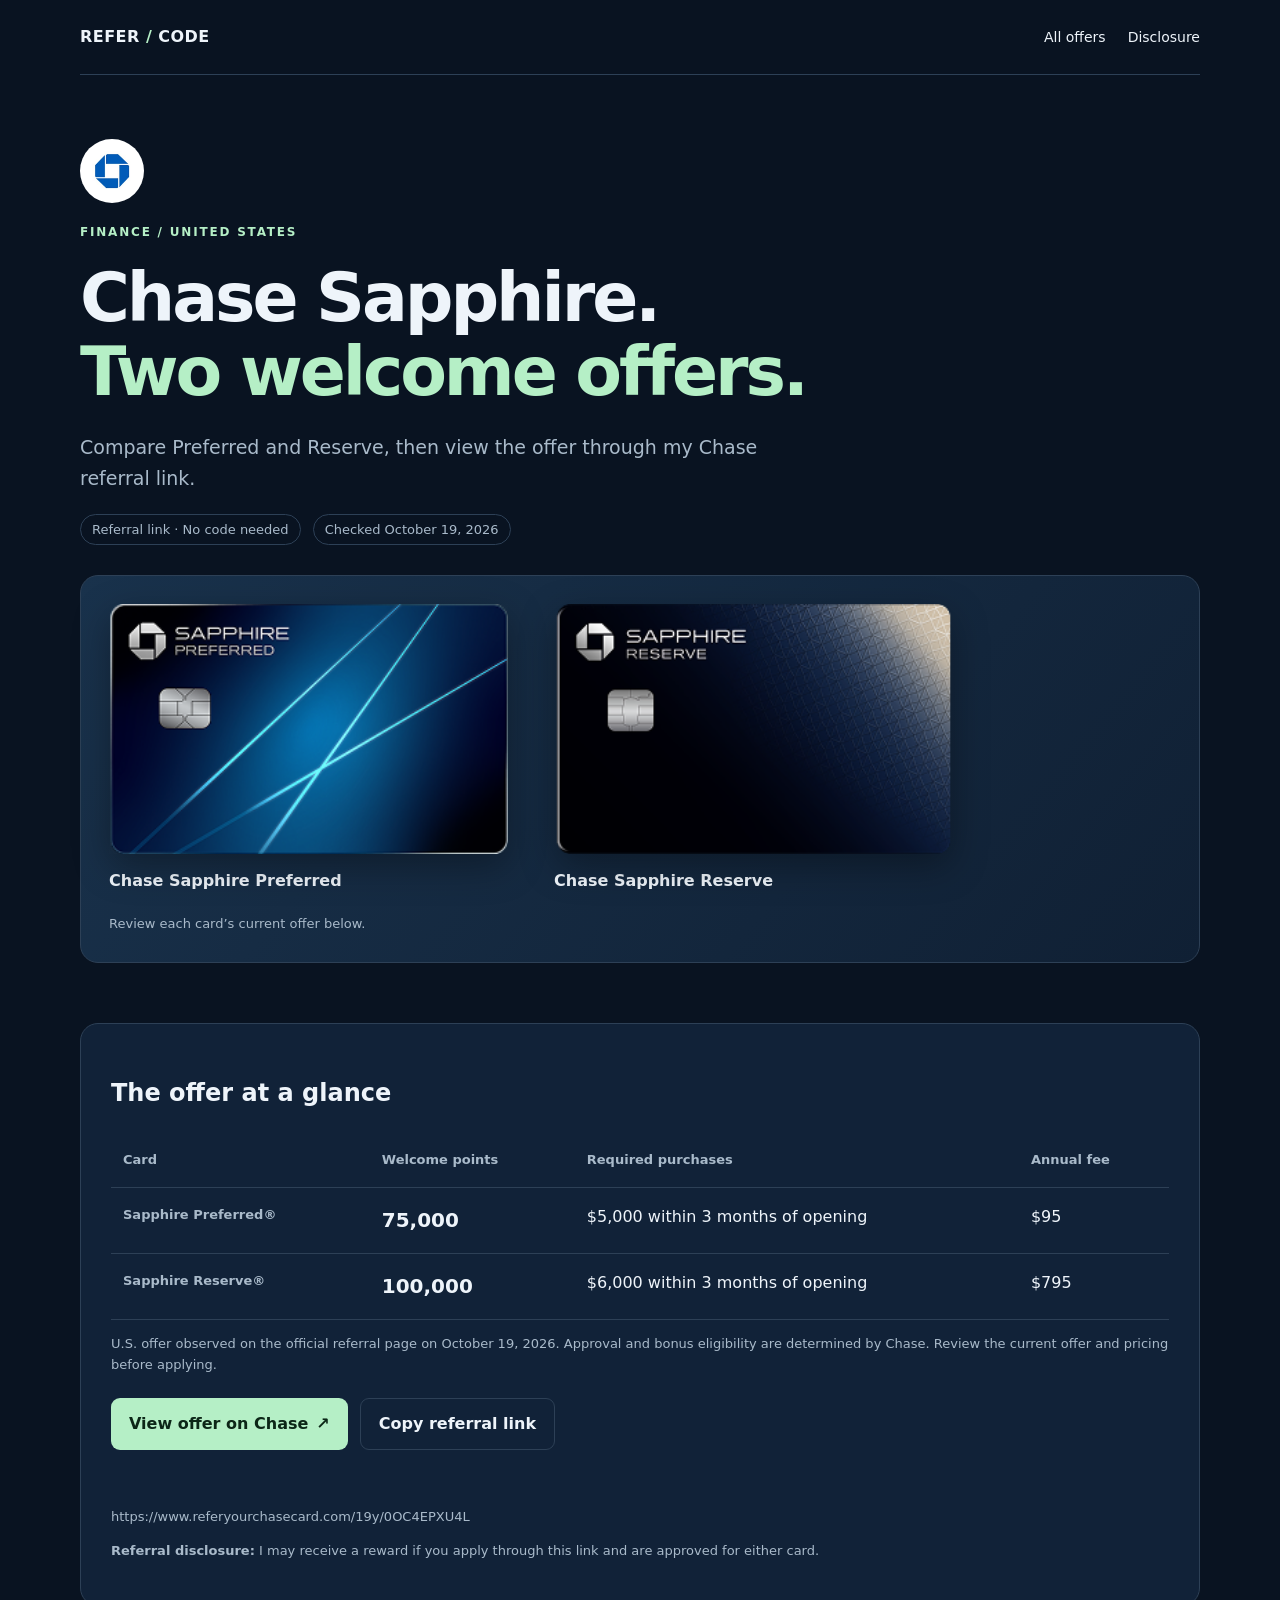
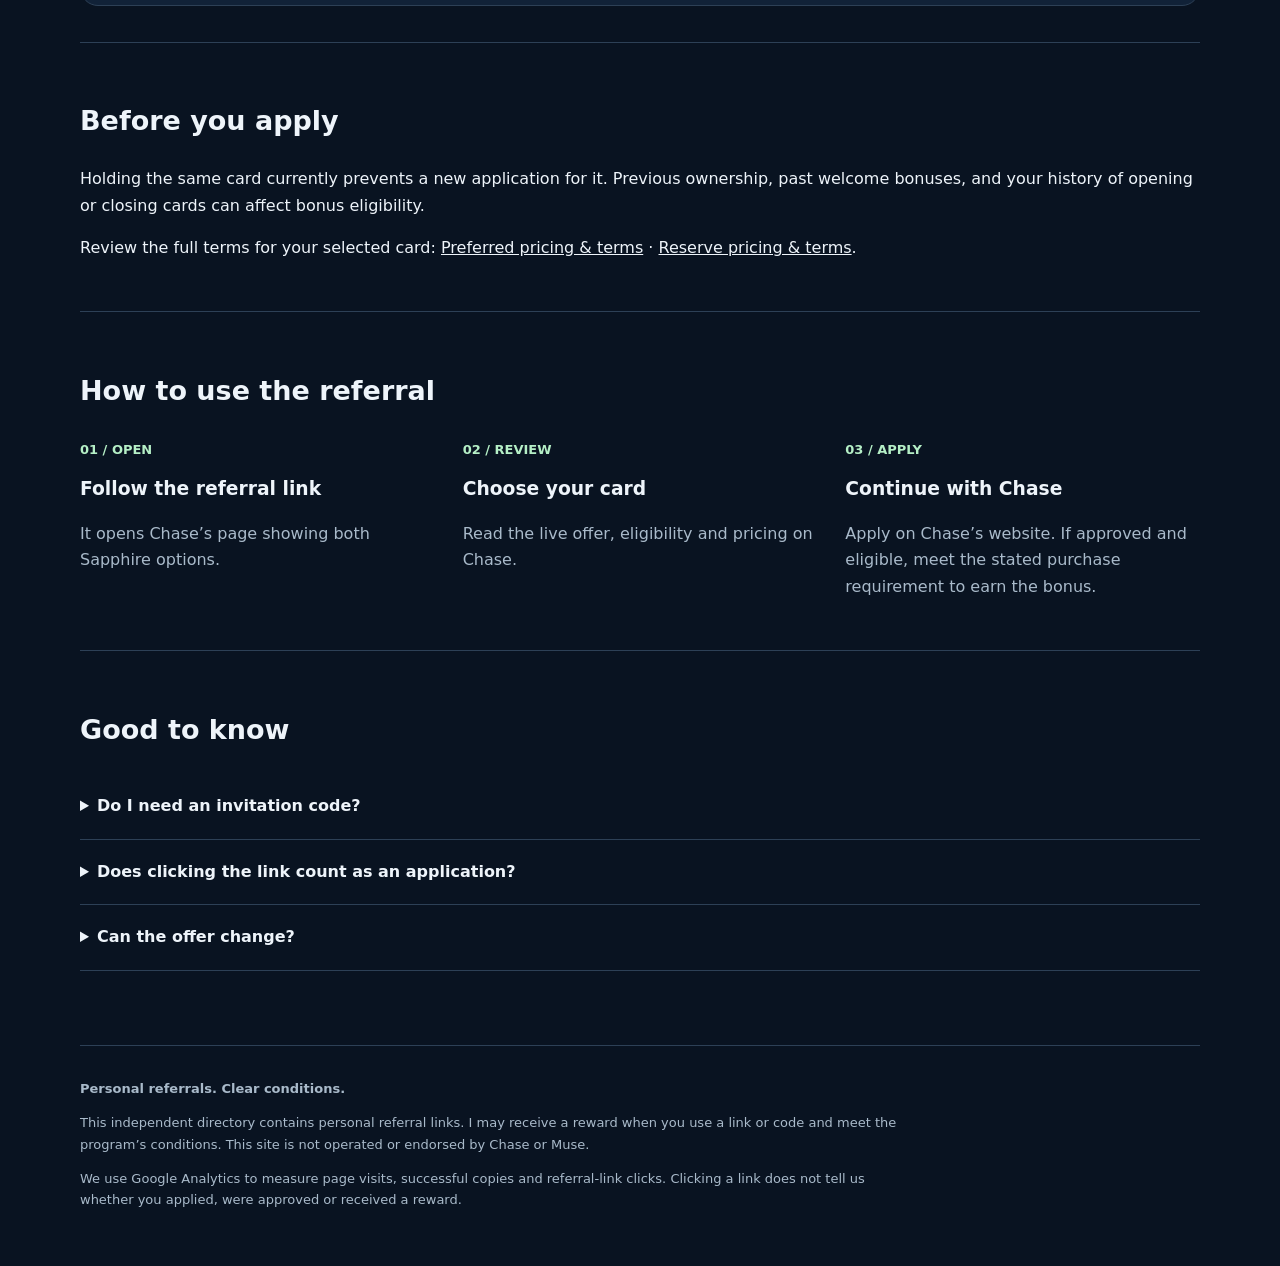
<file: chase/index.html>
<!doctype html><html lang="en"><head><meta charset="utf-8"><meta name="viewport" content="width=device-width,initial-scale=1"><title>Chase Sapphire Referral — 75,000 or 100,000 Points</title><meta name="description" content="Compare Chase Sapphire Preferred and Reserve referral offers, spending requirements and annual fees. United States."><link rel="canonical" href="https://zz11ss11zz.github.io/refercode/chase/"><meta property="og:title" content="Chase Sapphire Referral — 75,000 or 100,000 Points"><meta property="og:description" content="Compare Chase Sapphire Preferred and Reserve referral offers, spending requirements and annual fees. United States."><meta property="og:type" content="website"><meta property="og:url" content="https://zz11ss11zz.github.io/refercode/chase/"><link rel="stylesheet" href="../styles.css?v=20261027-card-gallery"><script defer src="../site.js"></script></head><body><div class="wrap"><header><a class="brand" href="../">REFER<span> / </span>CODE</a><nav aria-label="Main navigation"><a href="../">All offers</a><a href="#disclosure">Disclosure</a></nav></header><main><section class="hero"><span class="brand-icon" aria-hidden="true"><img src="../assets/brands/chase.svg" alt="" width="36" height="36"></span><div class="eyebrow">Finance / United States</div><h1>Chase Sapphire.<br><span>Two welcome offers.</span></h1><p class="lead">Compare Preferred and Reserve, then view the offer through my Chase referral link.</p><div class="meta"><span class="badge">Referral link · No code needed</span><span class="badge">Checked October 19, 2026</span></div><section class="card-gallery" aria-label="Card designs"><div class="card-gallery-grid"><figure><img src="../assets/cards/preferred.png" alt="Chase Sapphire Preferred" decoding="async"><figcaption>Chase Sapphire Preferred</figcaption></figure><figure><img src="../assets/cards/reserve.png" alt="Chase Sapphire Reserve" decoding="async"><figcaption>Chase Sapphire Reserve</figcaption></figure></div><p class="fine">Review each card’s current offer below.</p></section></section><section class="offer" aria-labelledby="compare"><h2 id="compare">The offer at a glance</h2><div class="tablewrap"><table><thead><tr><th scope="col">Card</th><th scope="col">Welcome points</th><th scope="col">Required purchases</th><th scope="col">Annual fee</th></tr></thead><tbody><tr><th scope="row">Sapphire Preferred®</th><td><strong>75,000</strong></td><td>$5,000 within 3 months of opening</td><td>$95</td></tr><tr><th scope="row">Sapphire Reserve®</th><td><strong>100,000</strong></td><td>$6,000 within 3 months of opening</td><td>$795</td></tr></tbody></table></div><p class="fine">U.S. offer observed on the official referral page on October 19, 2026. Approval and bonus eligibility are determined by Chase. Review the current offer and pricing before applying.</p><div class="actions"><a class="button" data-referral data-platform="chase" data-program="sapphire" data-location="hero" href="https://www.referyourchasecard.com/19y/0OC4EPXU4L" target="_blank" rel="sponsored noopener noreferrer">View offer on Chase <span aria-hidden="true">↗</span></a><button class="action secondary" data-copy-link="https://www.referyourchasecard.com/19y/0OC4EPXU4L" data-platform="chase" data-program="sapphire">Copy referral link</button></div><p class="fine" id="status" role="status" aria-live="polite"></p><p class="linktext">https://www.referyourchasecard.com/19y/0OC4EPXU4L</p><p class="fine"><strong>Referral disclosure:</strong> I may receive a reward if you apply through this link and are approved for either card.</p></section><section class="section"><h2>Before you apply</h2><p>Holding the same card currently prevents a new application for it. Previous ownership, past welcome bonuses, and your history of opening or closing cards can affect bonus eligibility.</p><p>Review the full terms for your selected card: <a href="https://sites.chase.com/services/creatives/pricingandterms.html/content/dam/pricingandterms/LGC65183.html" target="_blank" rel="noopener noreferrer">Preferred pricing &amp; terms</a> · <a href="https://sites.chase.com/services/creatives/pricingandterms.html/content/dam/pricingandterms/LGC64798.html" target="_blank" rel="noopener noreferrer">Reserve pricing &amp; terms</a>.</p></section><section class="section"><h2>How to use the referral</h2><div class="steps"><div><b>01 / OPEN</b><h3>Follow the referral link</h3><p>It opens Chase’s page showing both Sapphire options.</p></div><div><b>02 / REVIEW</b><h3>Choose your card</h3><p>Read the live offer, eligibility and pricing on Chase.</p></div><div><b>03 / APPLY</b><h3>Continue with Chase</h3><p>Apply on Chase’s website. If approved and eligible, meet the stated purchase requirement to earn the bonus.</p></div></div></section><section class="section"><h2>Good to know</h2><details><summary>Do I need an invitation code?</summary><p>No separate code is supplied for this offer. Use the referral link above.</p></details><details><summary>Does clicking the link count as an application?</summary><p>No. This directory only links to Chase. You decide whether to apply on Chase’s website.</p></details><details><summary>Can the offer change?</summary><p>Yes. This page records what was displayed on the check date. The terms shown by Chase when you apply govern your application.</p></details></section></main><footer id="disclosure"><strong>Personal referrals. Clear conditions.</strong><p>This independent directory contains personal referral links. I may receive a reward when you use a link or code and meet the program’s conditions. This site is not operated or endorsed by Chase or Muse.</p><p>We use Google Analytics to measure page visits, successful copies and referral-link clicks. Clicking a link does not tell us whether you applied, were approved or received a reward.</p></footer></div></body></html>
</file>
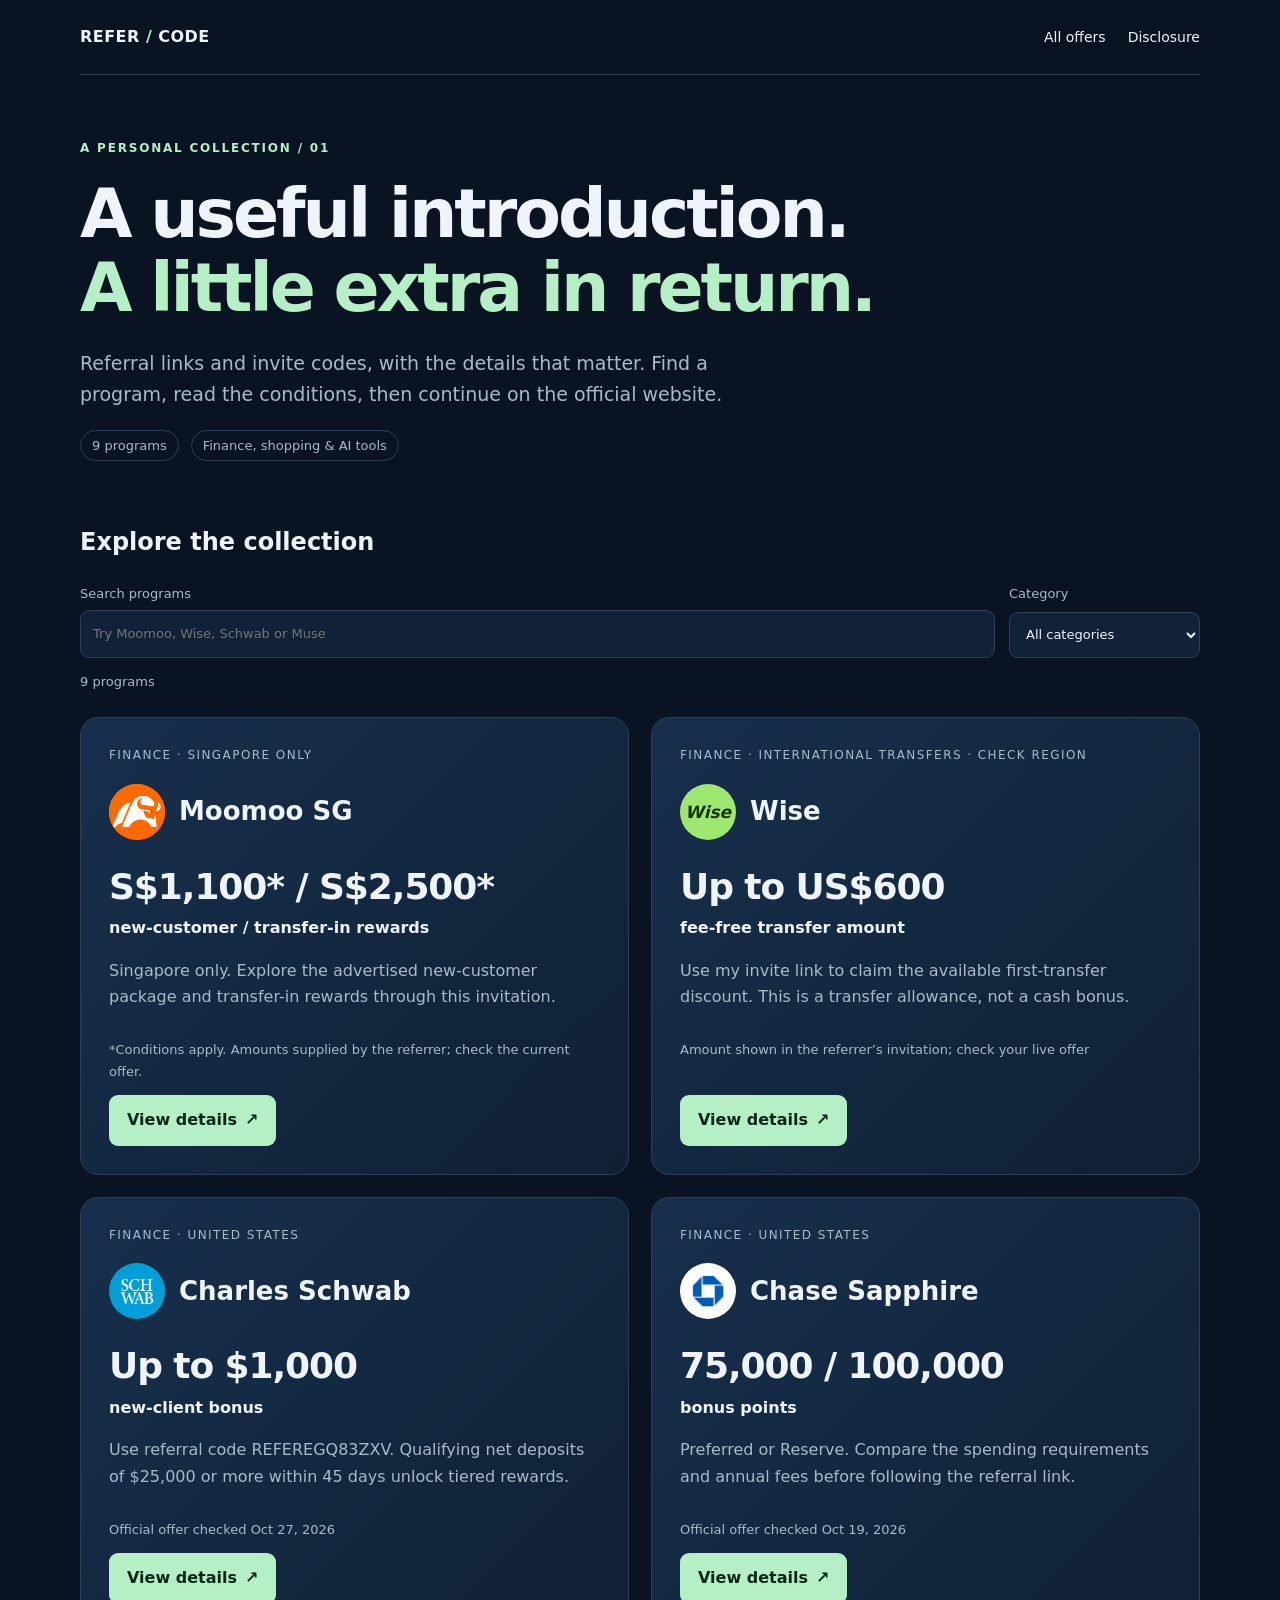
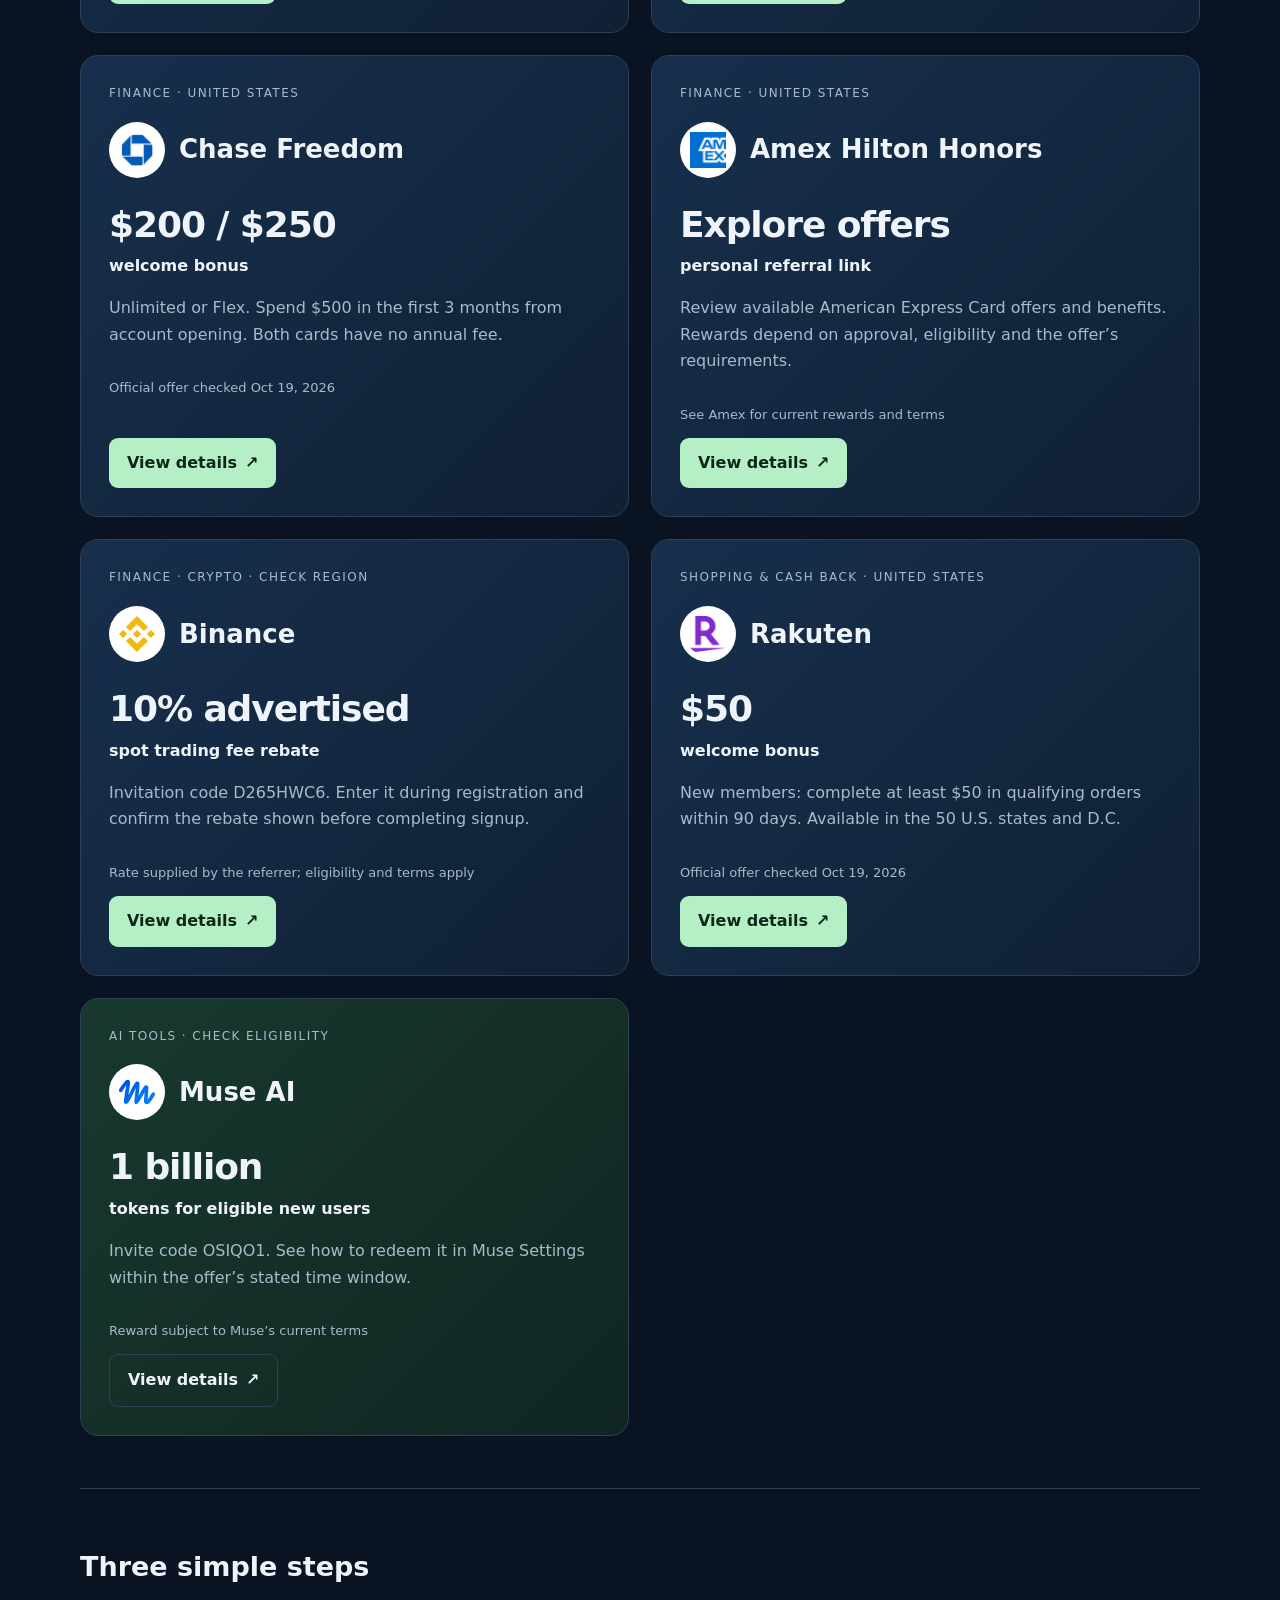
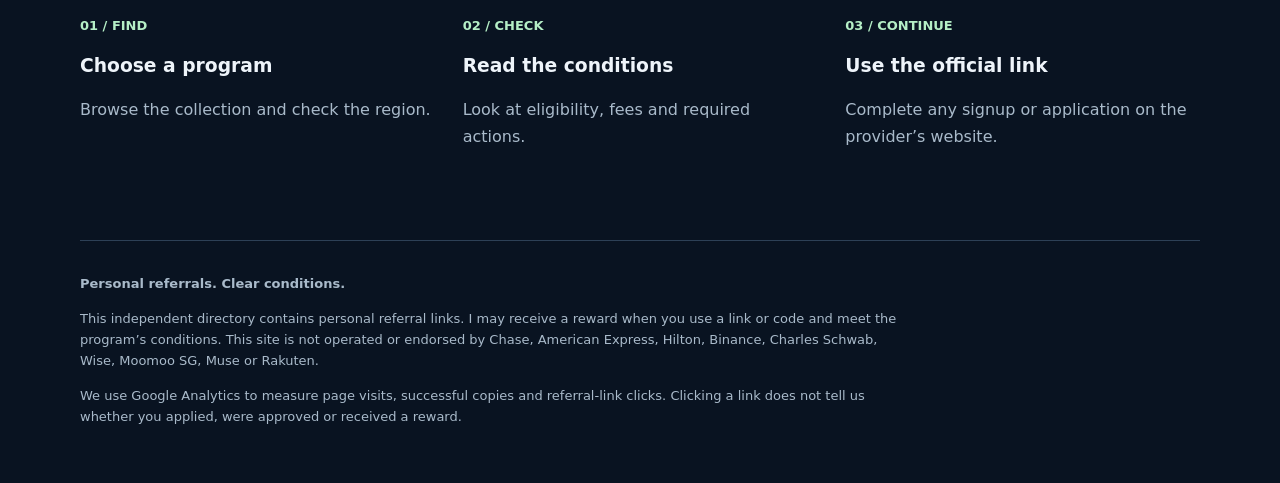
<file: codes/index.html>
<!doctype html><html lang="en"><head><meta charset="utf-8"><meta name="viewport" content="width=device-width,initial-scale=1"><title>Moved to Refercode</title><link rel="canonical" href="https://zz11ss11zz.github.io/refercode/"><meta http-equiv="refresh" content="0;url=https://zz11ss11zz.github.io/refercode/"></head><body><p>This page has moved to <a href="https://zz11ss11zz.github.io/refercode/">Refercode</a>.</p><script>location.replace("https://zz11ss11zz.github.io/refercode/"+location.search+location.hash);</script></body></html>
</file>
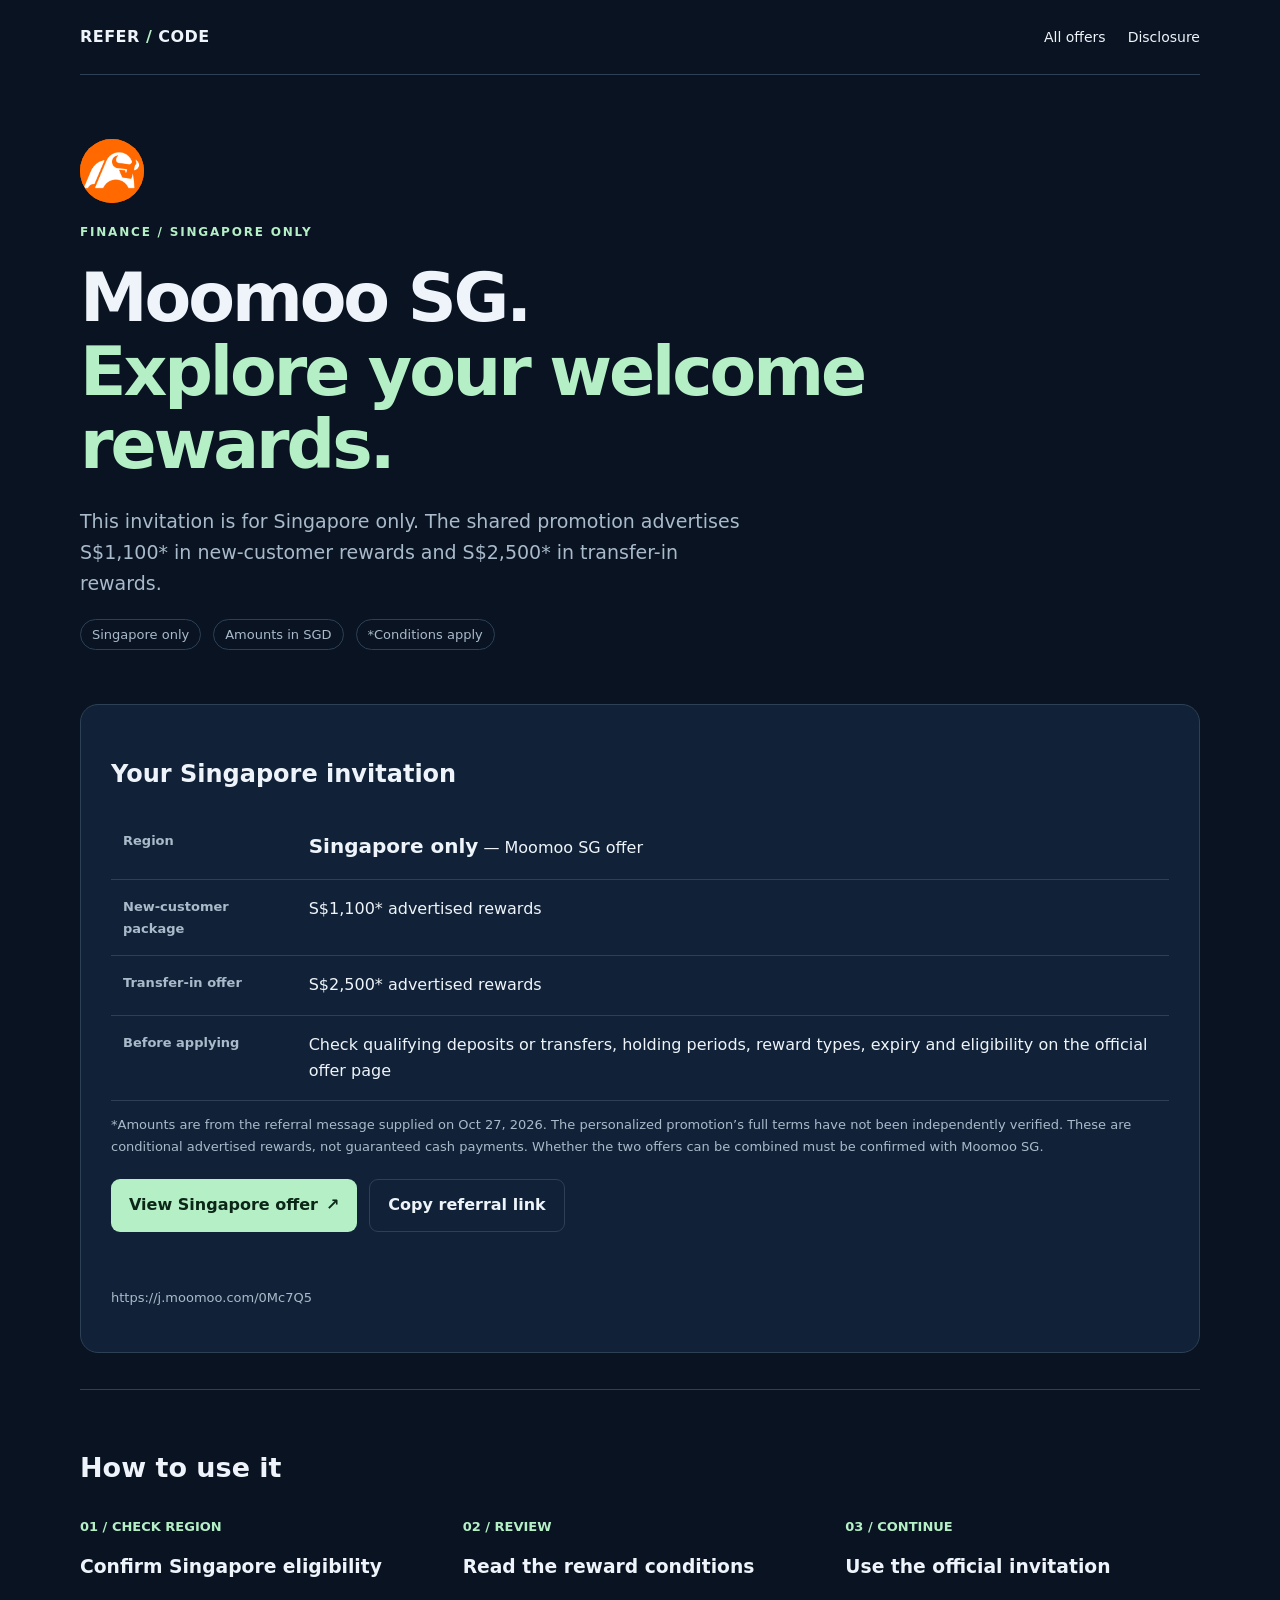
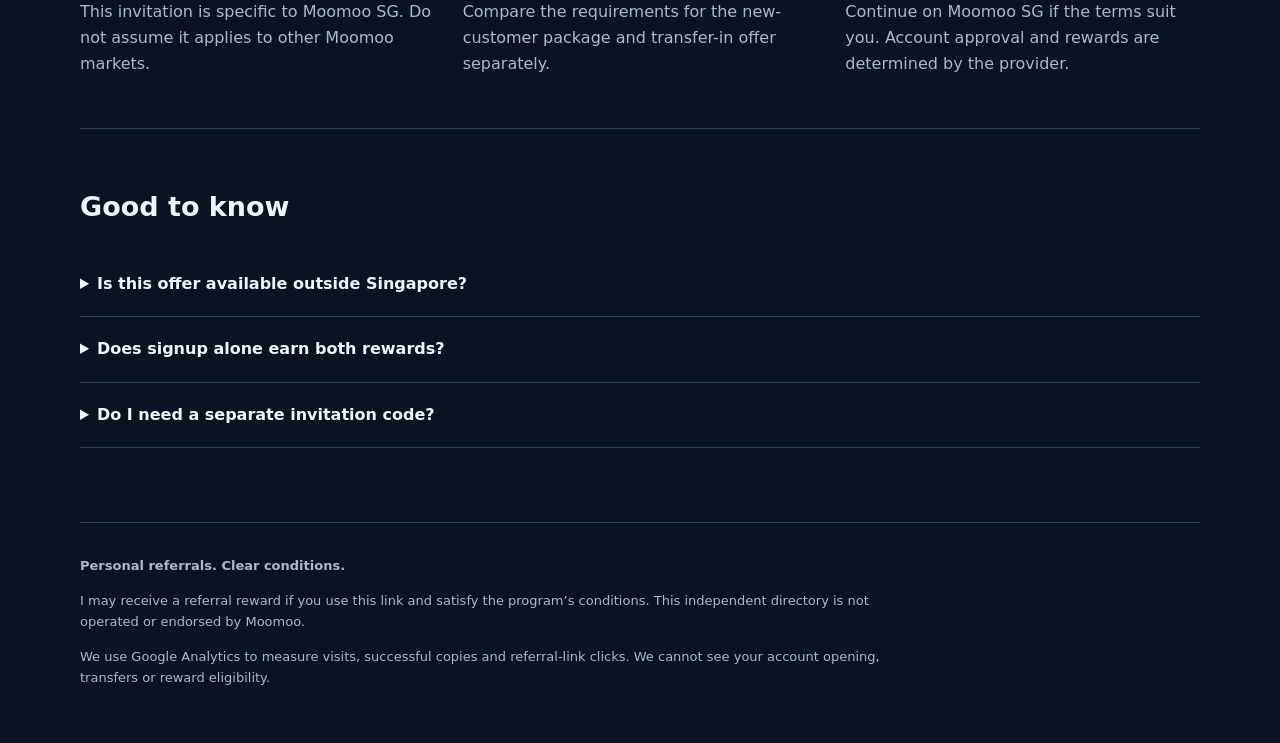
<file: moomoo-sg/index.html>
<!doctype html>
<html lang="en"><head><meta charset="utf-8"><meta name="viewport" content="width=device-width,initial-scale=1">
<title>Moomoo SG Referral — Singapore Only</title><meta name="description" content="Singapore-only Moomoo SG invitation: advertised S$1,100 new-customer rewards and S$2,500 transfer-in rewards, subject to offer conditions.">
<link rel="canonical" href="https://zz11ss11zz.github.io/refercode/moomoo-sg/"><meta property="og:title" content="Moomoo SG Referral — Singapore Only"><meta property="og:description" content="Singapore-only invitation. Review new-customer and transfer-in reward conditions."><meta property="og:type" content="website"><meta property="og:url" content="https://zz11ss11zz.github.io/refercode/moomoo-sg/">
<link rel="stylesheet" href="../styles.css?v=20261024-brand-icons"><script defer src="../site.js?v=20261027-moomoo"></script></head>
<body><div class="wrap"><header><a class="brand" href="../">REFER<span> / </span>CODE</a><nav aria-label="Main navigation"><a href="../">All offers</a><a href="#disclosure">Disclosure</a></nav></header>
<main><section class="hero"><span class="brand-icon" aria-hidden="true" style="background:#ff6a00"><img src="../assets/brands/moomoo.png" alt="" width="56" height="56" style="width:100%;height:100%;object-fit:cover"></span><div class="eyebrow">Finance / Singapore only</div><h1>Moomoo SG.<br><span>Explore your welcome rewards.</span></h1><p class="lead">This invitation is for Singapore only. The shared promotion advertises S$1,100* in new-customer rewards and S$2,500* in transfer-in rewards.</p><div class="meta"><span class="badge">Singapore only</span><span class="badge">Amounts in SGD</span><span class="badge">*Conditions apply</span></div></section>
<section class="offer" aria-labelledby="offer"><h2 id="offer">Your Singapore invitation</h2><div class="tablewrap"><table><tbody><tr><th scope="row">Region</th><td><strong>Singapore only</strong> — Moomoo SG offer</td></tr><tr><th scope="row">New-customer package</th><td>S$1,100* advertised rewards</td></tr><tr><th scope="row">Transfer-in offer</th><td>S$2,500* advertised rewards</td></tr><tr><th scope="row">Before applying</th><td>Check qualifying deposits or transfers, holding periods, reward types, expiry and eligibility on the official offer page</td></tr></tbody></table></div>
<p class="fine">*Amounts are from the referral message supplied on Oct 27, 2026. The personalized promotion’s full terms have not been independently verified. These are conditional advertised rewards, not guaranteed cash payments. Whether the two offers can be combined must be confirmed with Moomoo SG.</p>
<div class="actions"><a class="button" data-referral data-platform="moomoo" data-program="sg" data-location="hero" href="https://j.moomoo.com/0Mc7Q5" target="_blank" rel="sponsored noopener noreferrer">View Singapore offer <span aria-hidden="true">↗</span></a><button class="action secondary" data-copy-link="https://j.moomoo.com/0Mc7Q5" data-platform="moomoo" data-program="sg">Copy referral link</button></div><p id="status" class="fine" role="status" aria-live="polite"></p><p class="linktext">https://j.moomoo.com/0Mc7Q5</p></section>
<section class="section"><h2>How to use it</h2><div class="steps"><div><b>01 / CHECK REGION</b><h3>Confirm Singapore eligibility</h3><p>This invitation is specific to Moomoo SG. Do not assume it applies to other Moomoo markets.</p></div><div><b>02 / REVIEW</b><h3>Read the reward conditions</h3><p>Compare the requirements for the new-customer package and transfer-in offer separately.</p></div><div><b>03 / CONTINUE</b><h3>Use the official invitation</h3><p>Continue on Moomoo SG if the terms suit you. Account approval and rewards are determined by the provider.</p></div></div></section>
<section class="section"><h2>Good to know</h2><details><summary>Is this offer available outside Singapore?</summary><p>No. This listing and invitation are for Singapore only.</p></details><details><summary>Does signup alone earn both rewards?</summary><p>The referral message does not include the full qualifying requirements. Do not assume signup alone earns either reward, or that the two amounts are automatically combined.</p></details><details><summary>Do I need a separate invitation code?</summary><p>Use the complete referral link above. No separate code was provided.</p></details></section></main>
<footer id="disclosure"><strong>Personal referrals. Clear conditions.</strong><p>I may receive a referral reward if you use this link and satisfy the program’s conditions. This independent directory is not operated or endorsed by Moomoo.</p><p>We use Google Analytics to measure visits, successful copies and referral-link clicks. We cannot see your account opening, transfers or reward eligibility.</p></footer></div></body></html>
</file>
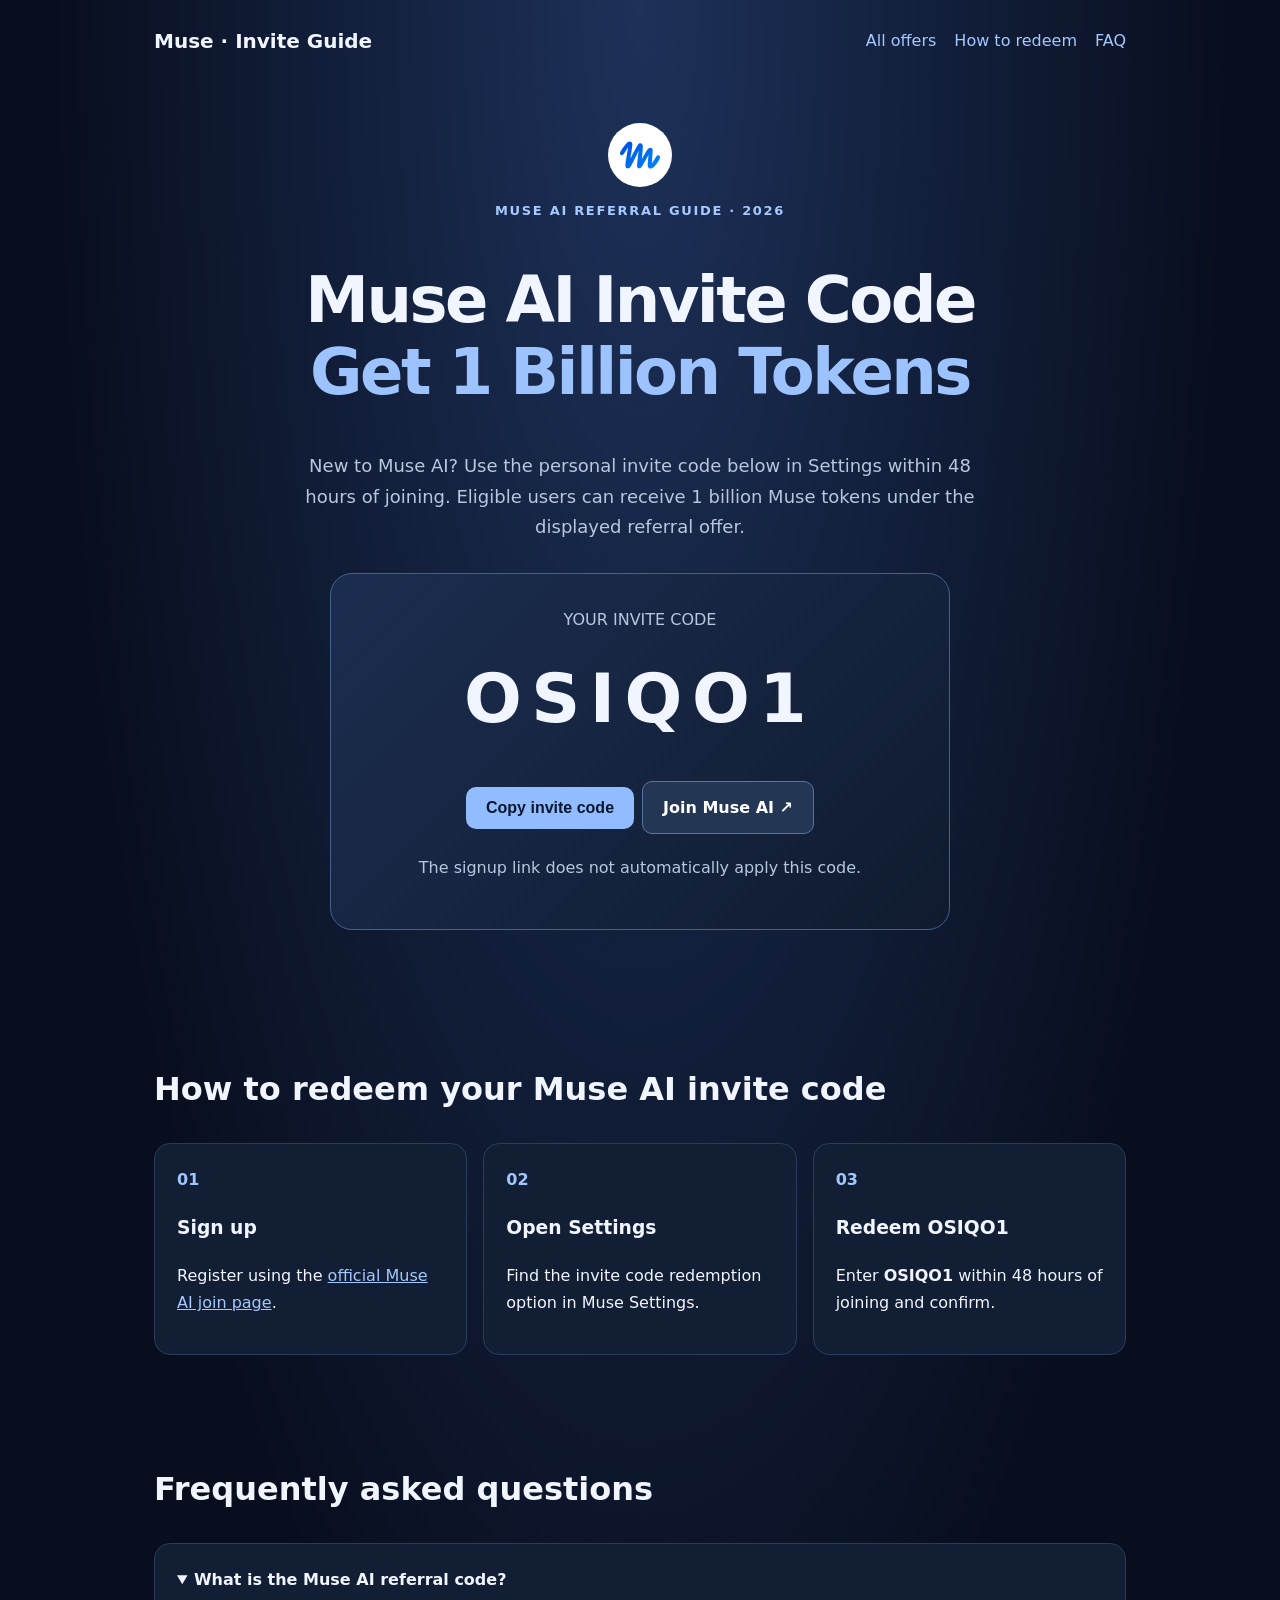
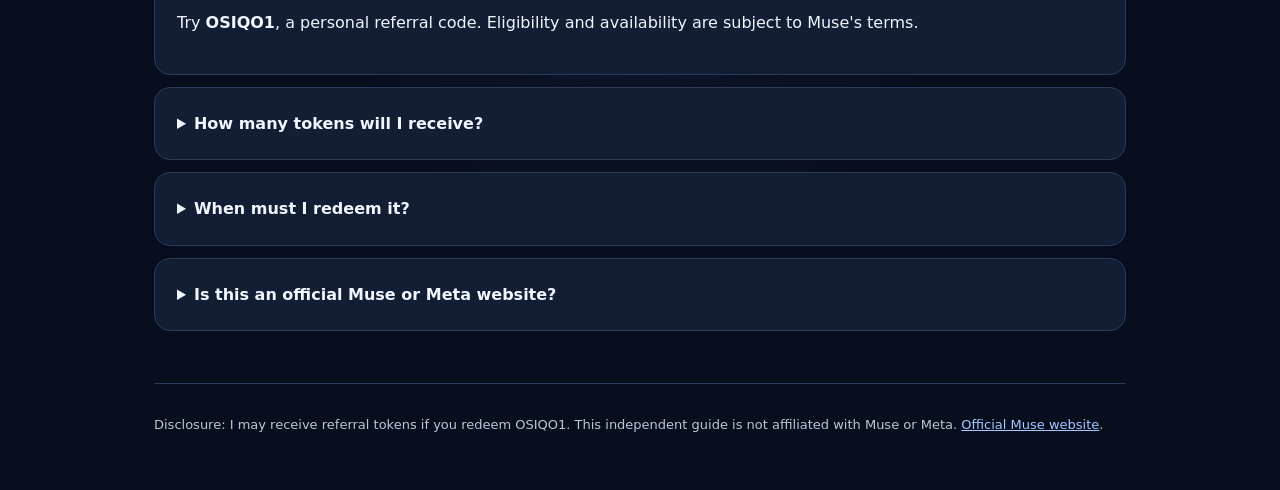
<file: muse/index.html>
<!doctype html><html lang="en"><head><meta charset="utf-8"><meta name="viewport" content="width=device-width,initial-scale=1"><title>Muse AI Invite Code OSIQO1 — Referral Guide 2026</title><meta name="description" content="Muse AI invite code OSIQO1. How to redeem your code in Settings within 48 hours and claim 1 billion Muse tokens if eligible."><link rel="canonical" href="https://zz11ss11zz.github.io/refercode/muse/"><meta property="og:title" content="Muse AI Invite Code OSIQO1"><meta property="og:description" content="Independent Muse AI referral guide: redeem OSIQO1 within 48 hours if eligible."><meta property="og:type" content="website"><meta property="og:url" content="https://zz11ss11zz.github.io/refercode/muse/"><script type="application/ld+json">{"@context":"https://schema.org","@type":"WebPage","name":"Muse AI Invite Code OSIQO1","url":"https://zz11ss11zz.github.io/refercode/muse/","inLanguage":"en"}</script><style>:root{color-scheme:dark}*{box-sizing:border-box}body{margin:0;background:radial-gradient(ellipse at top,#1d3159,#080e1e 65%);color:#f1f5ff;font:16px/1.7 system-ui,Arial,sans-serif}a{color:#a4c8ff}.wrap{max-width:1020px;margin:auto;padding:24px}header{display:flex;justify-content:space-between;align-items:center}header strong{font-size:20px}nav a{margin-left:18px;text-decoration:none}h1{font-size:clamp(38px,6vw,64px);line-height:1.12;letter-spacing:-.04em}h1 span{color:#9dc3ff}.hero{text-align:center;padding:65px 0}.eyebrow{color:#a6caff;letter-spacing:.13em;font-weight:700;font-size:13px}.lead{max-width:680px;margin:0 auto 30px;color:#b8c6de;font-size:18px}.panel{max-width:620px;margin:auto;padding:32px;border-radius:22px;border:1px solid #44608b;background:linear-gradient(135deg,#1b2d4f,#101b30)}.code{font-size:clamp(42px,8vw,68px);font-weight:800;letter-spacing:.14em;margin:8px 0 20px}.btn{display:inline-block;background:#91bcff;color:#0b1730;padding:12px 20px;border-radius:10px;font-weight:750;border:0;cursor:pointer;text-decoration:none;font-size:16px;margin:4px}.btn.outline{background:#233653;color:#fff;border:1px solid #5576a3}.muted{color:#b8c6de}section{padding:40px 0}h2{font-size:32px}.grid{display:grid;grid-template-columns:repeat(3,1fr);gap:16px}.card,details{background:#121e33;border:1px solid #2a3c5a;border-radius:16px;padding:22px}.num{color:#9ec6ff;font-weight:800}details{margin:12px 0}summary{font-weight:700;cursor:pointer}footer{border-top:1px solid #293c59;padding:30px 0;color:#b8c6de;font-size:13px}@media(max-width:680px){.grid{grid-template-columns:1fr}.hero{padding-top:32px}.panel{padding:25px 12px}nav a{margin-left:8px}}.brand-icon{display:inline-flex;align-items:center;justify-content:center;width:64px;height:64px;border-radius:50%;background:white;overflow:hidden}.brand-icon img{width:40px;height:40px;object-fit:contain}</style></head><body><div class="wrap"><header><strong>Muse · Invite Guide</strong><nav><a href="../">All offers</a><a href="#how">How to redeem</a><a href="#faq">FAQ</a></nav></header><main><div class="hero"><span class="brand-icon" aria-hidden="true"><img src="../assets/brands/muse.svg" alt="" width="40" height="40"></span><p class="eyebrow">MUSE AI REFERRAL GUIDE · 2026</p><h1>Muse AI Invite Code<br><span>Get 1 Billion Tokens</span></h1><p class="lead">New to Muse AI? Use the personal invite code below in Settings within 48 hours of joining. Eligible users can receive 1 billion Muse tokens under the displayed referral offer.</p><div class="panel"><div class="muted">YOUR INVITE CODE</div><div class="code">OSIQO1</div><button class="btn" id="copy">Copy invite code</button><a class="btn outline" href="https://muse.ai/join" target="_blank" rel="noopener noreferrer">Join Muse AI ↗</a><p class="muted" id="status">The signup link does not automatically apply this code.</p></div></div><section id="how"><h2>How to redeem your Muse AI invite code</h2><div class="grid"><div class="card"><span class="num">01</span><h3>Sign up</h3><p>Register using the <a href="https://muse.ai/join">official Muse AI join page</a>.</p></div><div class="card"><span class="num">02</span><h3>Open Settings</h3><p>Find the invite code redemption option in Muse Settings.</p></div><div class="card"><span class="num">03</span><h3>Redeem OSIQO1</h3><p>Enter <b>OSIQO1</b> within 48 hours of joining and confirm.</p></div></div></section><section id="faq"><h2>Frequently asked questions</h2><details open><summary>What is the Muse AI referral code?</summary><p>Try <b>OSIQO1</b>, a personal referral code. Eligibility and availability are subject to Muse's terms.</p></details><details><summary>How many tokens will I receive?</summary><p>The referral offer displayed in Muse indicates 1 billion Muse tokens for each eligible participant. These are usage tokens, not cash.</p></details><details><summary>When must I redeem it?</summary><p>The displayed offer specifies redemption within 48 hours of account creation.</p></details><details><summary>Is this an official Muse or Meta website?</summary><p>No. This is an independent personal referral page, not affiliated with or endorsed by Muse or Meta.</p></details></section></main><footer>Disclosure: I may receive referral tokens if you redeem OSIQO1. This independent guide is not affiliated with Muse or Meta. <a href="https://muse.ai/">Official Muse website</a>.</footer></div><script>
// Set to the GA4 web stream measurement ID before publishing.
const GA_MEASUREMENT_ID = 'G-NRY1WVZK21';
window.dataLayer = window.dataLayer || [];
function gtag() { window.dataLayer.push(arguments); }
const analyticsEnabled = /^G-[A-Z0-9]+$/.test(GA_MEASUREMENT_ID);
if (analyticsEnabled) {
  gtag('js', new Date());
  gtag('config', GA_MEASUREMENT_ID, {
    allow_google_signals: false,
    allow_ad_personalization_signals: false
  });
  const tag = document.createElement('script');
  tag.async = true;
  tag.src = 'https://www.googletagmanager.com/gtag/js?id=' + GA_MEASUREMENT_ID;
  document.head.appendChild(tag);
}
function trackInviteEvent(name, parameters) {
  if (analyticsEnabled) gtag('event', name, parameters);
}
document.getElementById('copy').onclick = async () => {
  try {
    await navigator.clipboard.writeText('OSIQO1');
    document.getElementById('status').textContent = 'Copied OSIQO1! Redeem in Muse Settings.';
    trackInviteEvent('copy_invite_code', {platform: 'muse', invite_code: 'OSIQO1'});
  } catch (error) {
    document.getElementById('status').textContent = 'Select and copy OSIQO1 above.';
  }
};
document.querySelectorAll('a[href="https://muse.ai/join"]').forEach(link => {
  link.addEventListener('click', () => {
    trackInviteEvent('click_signup_link', {
      platform: 'muse',
      link_url: link.href,
      link_location: link.classList.contains('btn') ? 'hero' : 'instructions',
      invite_code: 'OSIQO1'
    });
  });
});
</script></body></html>
</file>
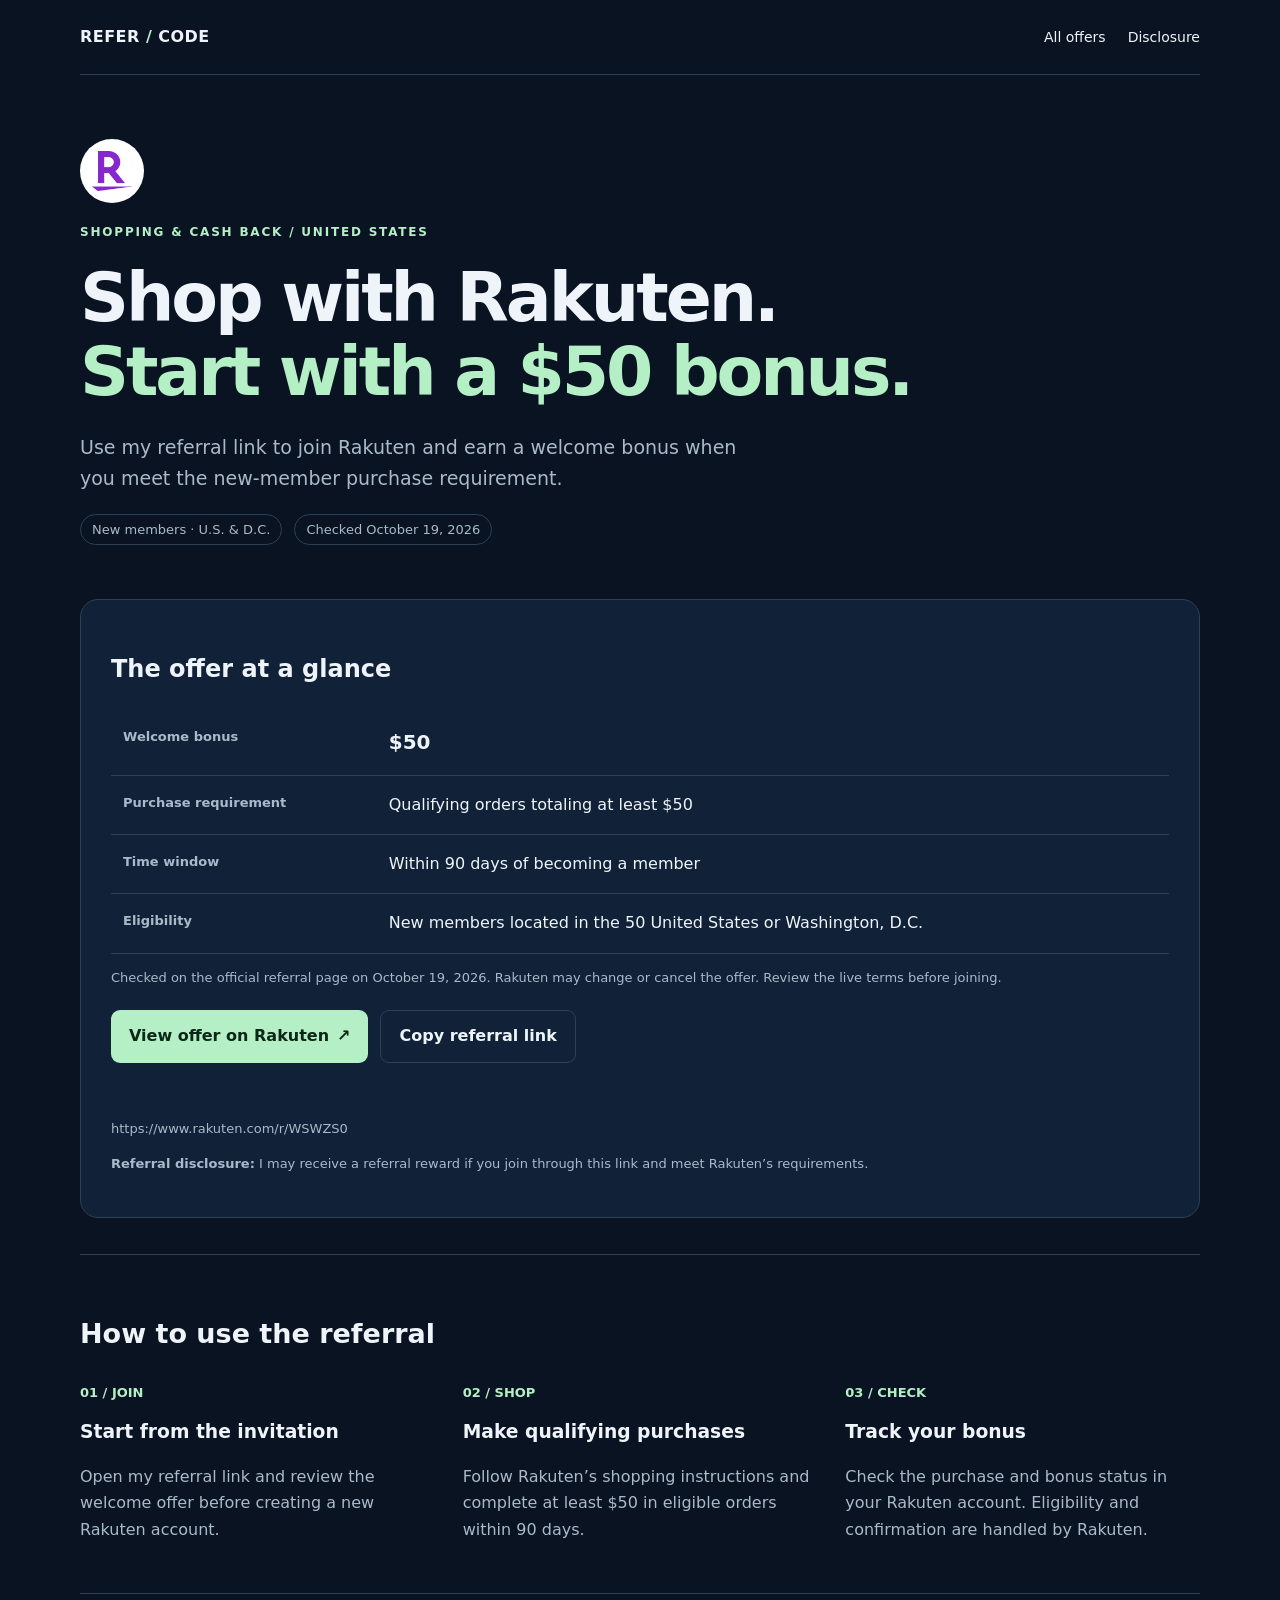
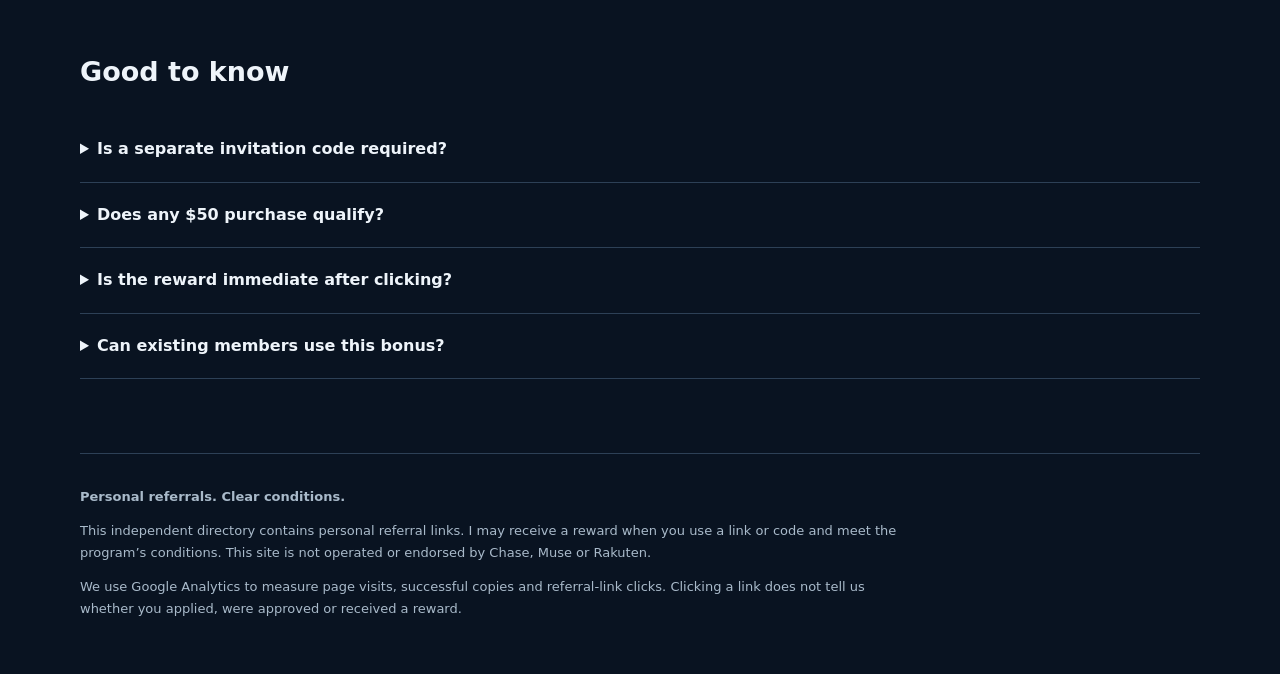
<file: rakuten/index.html>
<!doctype html><html lang="en"><head><meta charset="utf-8"><meta name="viewport" content="width=device-width,initial-scale=1"><title>Rakuten Referral — $50 Welcome Bonus</title><meta name="description" content="Join Rakuten through this personal referral link. Eligible new U.S. members can earn $50 after $50 in qualifying orders within 90 days."><link rel="canonical" href="https://zz11ss11zz.github.io/refercode/rakuten/"><meta property="og:title" content="Rakuten Referral — $50 Welcome Bonus"><meta property="og:description" content="$50 welcome bonus for eligible new U.S. members after qualifying orders."><meta property="og:type" content="website"><meta property="og:url" content="https://zz11ss11zz.github.io/refercode/rakuten/"><link rel="stylesheet" href="../styles.css?v=20261024-brand-icons"><script defer src="../site.js"></script></head><body><div class="wrap"><header><a class="brand" href="../">REFER<span> / </span>CODE</a><nav aria-label="Main navigation"><a href="../">All offers</a><a href="#disclosure">Disclosure</a></nav></header><main><section class="hero"><span class="brand-icon" aria-hidden="true"><img src="../assets/brands/rakuten.svg" alt="" width="36" height="36"></span><div class="eyebrow">Shopping &amp; cash back / United States</div><h1>Shop with Rakuten.<br><span>Start with a $50 bonus.</span></h1><p class="lead">Use my referral link to join Rakuten and earn a welcome bonus when you meet the new-member purchase requirement.</p><div class="meta"><span class="badge">New members · U.S. &amp; D.C.</span><span class="badge">Checked October 19, 2026</span></div></section>
<section class="offer" aria-labelledby="offer"><h2 id="offer">The offer at a glance</h2><div class="tablewrap"><table><tbody><tr><th scope="row">Welcome bonus</th><td><strong>$50</strong></td></tr><tr><th scope="row">Purchase requirement</th><td>Qualifying orders totaling at least $50</td></tr><tr><th scope="row">Time window</th><td>Within 90 days of becoming a member</td></tr><tr><th scope="row">Eligibility</th><td>New members located in the 50 United States or Washington, D.C.</td></tr></tbody></table></div><p class="fine">Checked on the official referral page on October 19, 2026. Rakuten may change or cancel the offer. Review the live terms before joining.</p><div class="actions"><a class="button" data-referral data-platform="rakuten" data-program="rakuten" data-location="hero" href="https://www.rakuten.com/r/WSWZS0" target="_blank" rel="sponsored noopener noreferrer">View offer on Rakuten <span aria-hidden="true">↗</span></a><button class="action secondary" data-copy-link="https://www.rakuten.com/r/WSWZS0" data-platform="rakuten" data-program="rakuten">Copy referral link</button></div><p class="fine" id="status" role="status" aria-live="polite"></p><p class="linktext">https://www.rakuten.com/r/WSWZS0</p><p class="fine"><strong>Referral disclosure:</strong> I may receive a referral reward if you join through this link and meet Rakuten’s requirements.</p></section>
<section class="section"><h2>How to use the referral</h2><div class="steps"><div><b>01 / JOIN</b><h3>Start from the invitation</h3><p>Open my referral link and review the welcome offer before creating a new Rakuten account.</p></div><div><b>02 / SHOP</b><h3>Make qualifying purchases</h3><p>Follow Rakuten’s shopping instructions and complete at least $50 in eligible orders within 90 days.</p></div><div><b>03 / CHECK</b><h3>Track your bonus</h3><p>Check the purchase and bonus status in your Rakuten account. Eligibility and confirmation are handled by Rakuten.</p></div></div></section>
<section class="section"><h2>Good to know</h2><details><summary>Is a separate invitation code required?</summary><p>Use the referral link on this page. No separate code is provided for this offer.</p></details><details><summary>Does any $50 purchase qualify?</summary><p>The offer requires qualifying orders under Rakuten’s terms. Check the store and offer conditions before placing an order.</p></details><details><summary>Is the reward immediate after clicking?</summary><p>No. Clicking or copying the link alone does not earn a bonus. You must meet the new-member and purchase conditions.</p></details><details><summary>Can existing members use this bonus?</summary><p>This referral signup offer is for new members.</p></details></section></main><footer id="disclosure"><strong>Personal referrals. Clear conditions.</strong><p>This independent directory contains personal referral links. I may receive a reward when you use a link or code and meet the program’s conditions. This site is not operated or endorsed by Chase, Muse or Rakuten.</p><p>We use Google Analytics to measure page visits, successful copies and referral-link clicks. Clicking a link does not tell us whether you applied, were approved or received a reward.</p></footer></div></body></html>
</file>
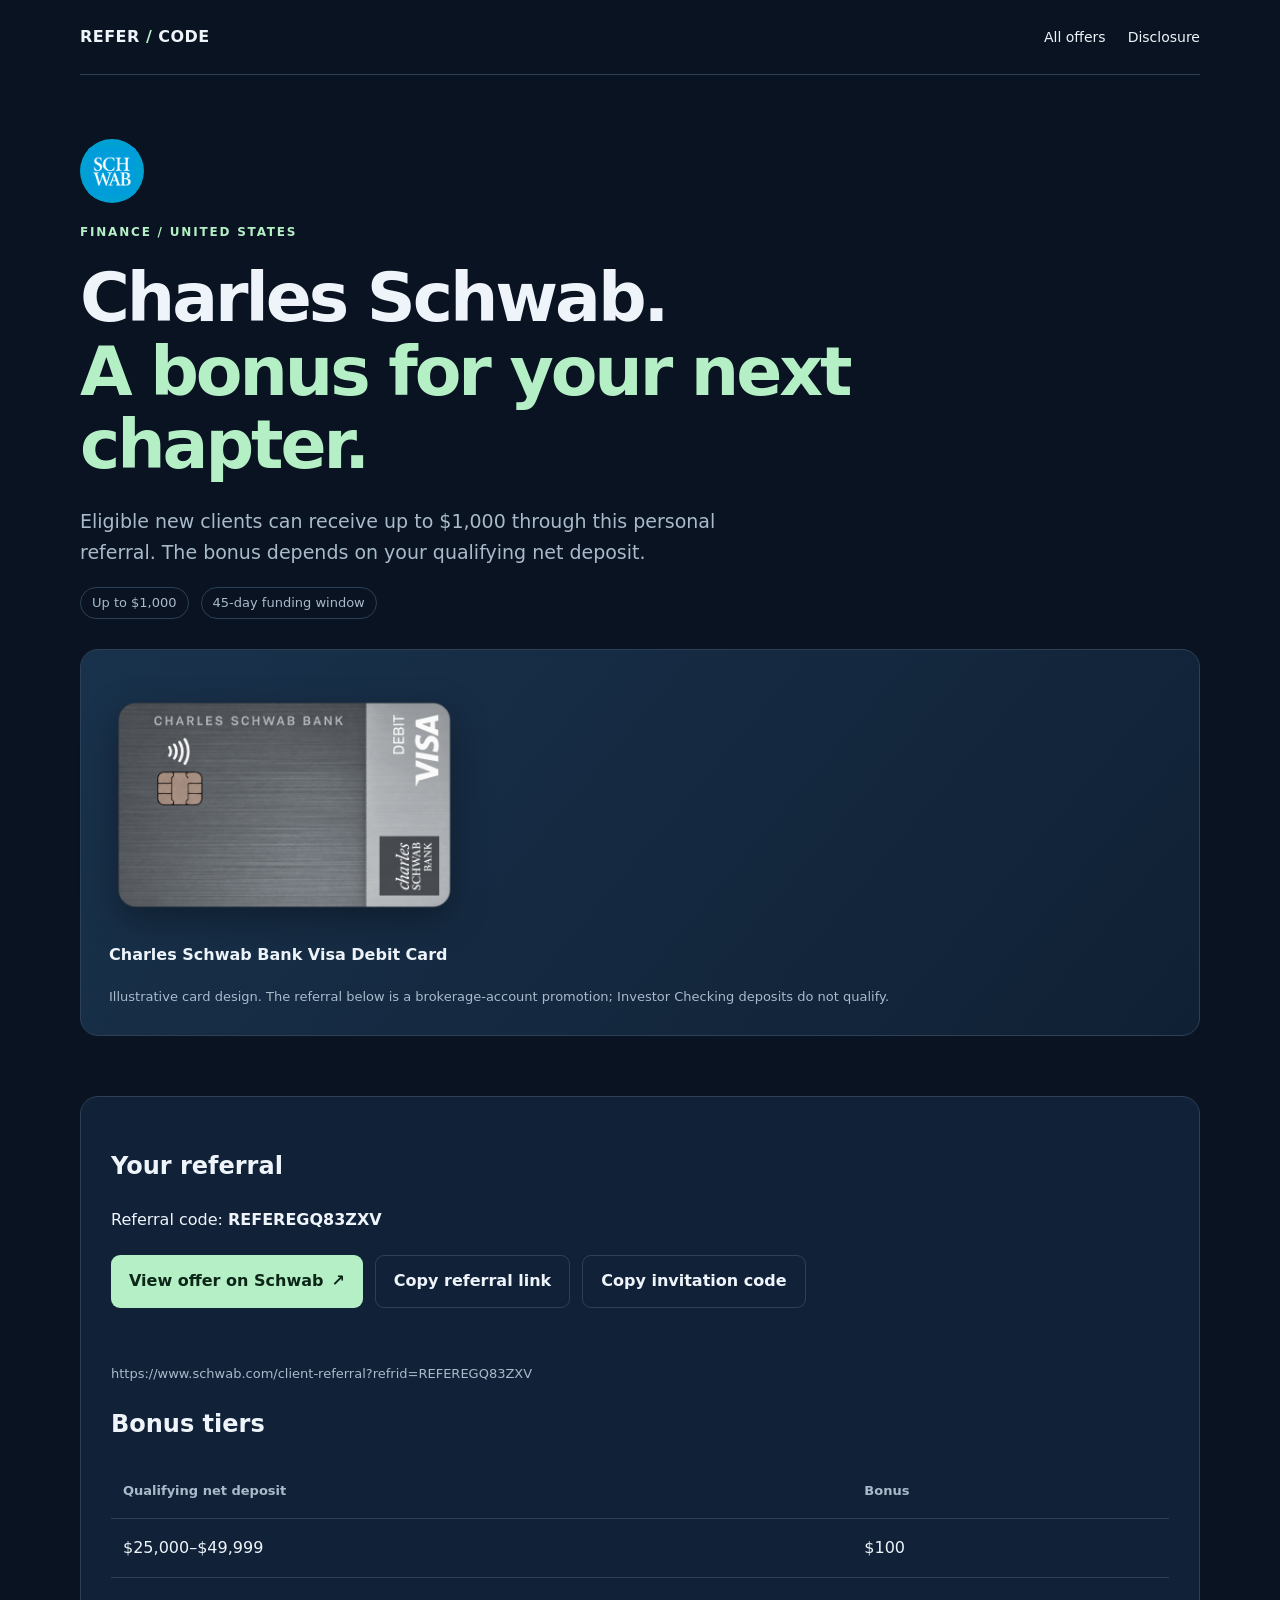
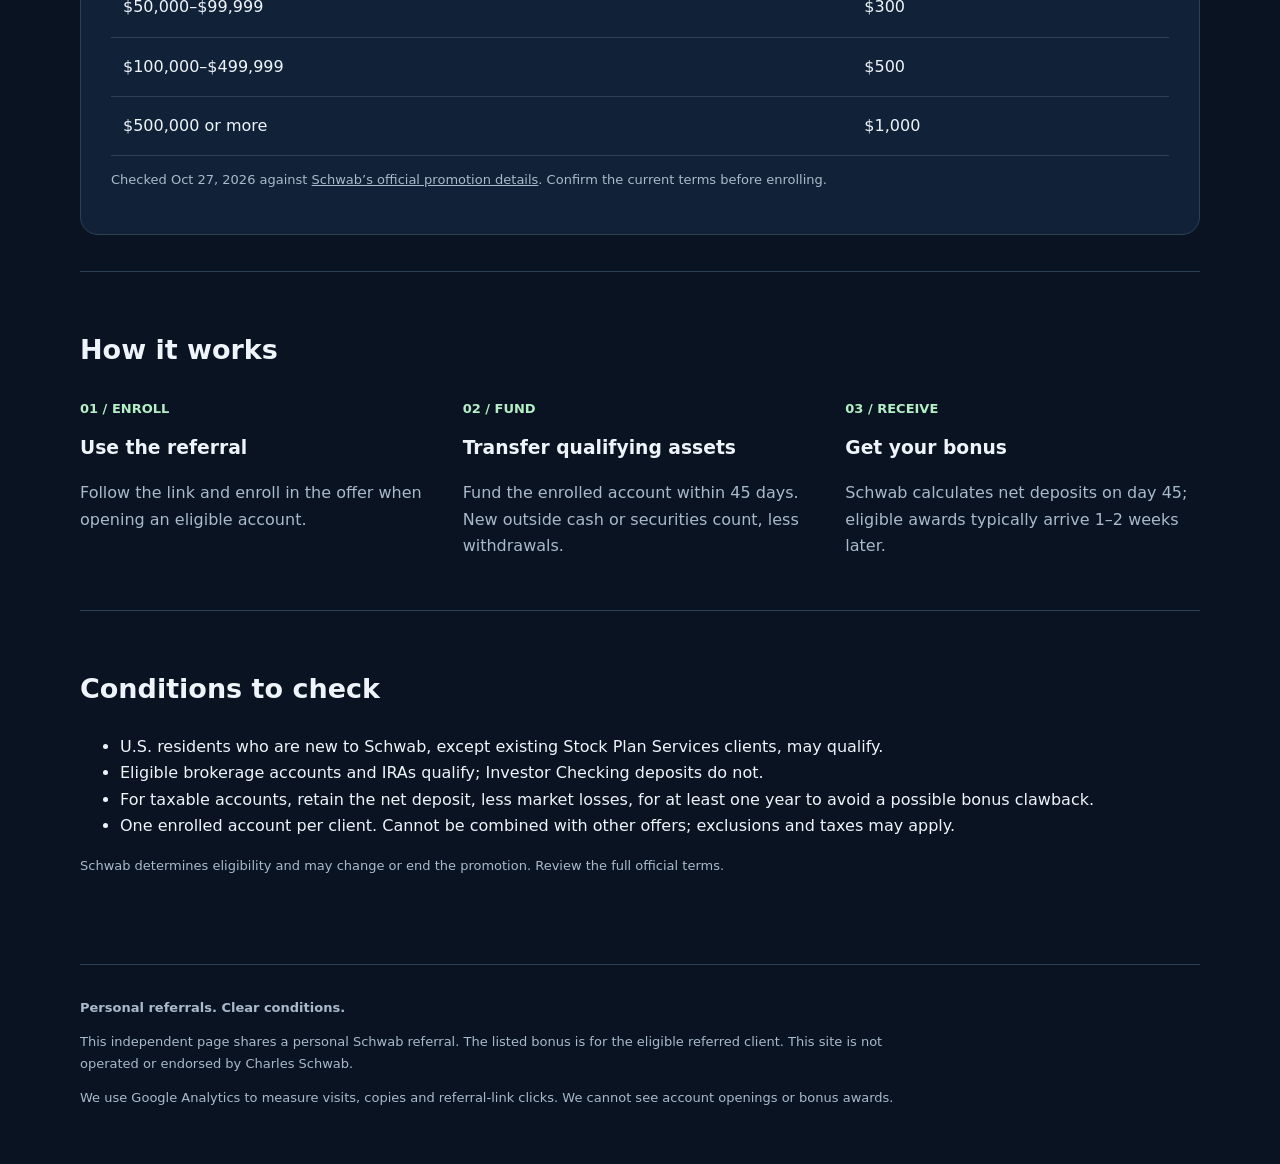
<file: schwab/index.html>
<!doctype html>
<html lang="en"><head><meta charset="utf-8"><meta name="viewport" content="width=device-width,initial-scale=1">
<title>Charles Schwab Referral — Up to $1,000 Bonus</title><meta name="description" content="Schwab referral code REFEREGQ83ZXV: eligible new clients can earn $100–$1,000 with qualifying net deposits. Review tiers and conditions.">
<link rel="canonical" href="https://zz11ss11zz.github.io/refercode/schwab/">
<meta property="og:title" content="Charles Schwab Referral — Up to $1,000"><meta property="og:description" content="Referral code REFEREGQ83ZXV, reward tiers and eligibility."><meta property="og:type" content="website"><meta property="og:url" content="https://zz11ss11zz.github.io/refercode/schwab/">
<link rel="stylesheet" href="../styles.css?v=20261027-card-gallery"><script defer src="../site.js?v=20261027-schwab"></script></head>
<body><div class="wrap"><header><a class="brand" href="../">REFER<span> / </span>CODE</a><nav aria-label="Main navigation"><a href="../">All offers</a><a href="#disclosure">Disclosure</a></nav></header>
<main><section class="hero"><span class="brand-icon" aria-hidden="true" style="background:#00a0d2"><img src="../assets/brands/schwab.png" alt="" width="42" height="42" style="width:76%;height:76%;object-fit:contain"></span><div class="eyebrow">Finance / United States</div><h1>Charles Schwab.<br><span>A bonus for your next chapter.</span></h1><p class="lead">Eligible new clients can receive up to $1,000 through this personal referral. The bonus depends on your qualifying net deposit.</p><div class="meta"><span class="badge">Up to $1,000</span><span class="badge">45-day funding window</span></div><section class="card-gallery" aria-label="Card designs"><div class="card-gallery-grid"><figure><img src="../assets/cards/schwab-transparent.png" alt="Charles Schwab Bank Visa Debit Card" decoding="async"><figcaption>Charles Schwab Bank Visa Debit Card</figcaption></figure></div><p class="fine">Illustrative card design. The referral below is a brokerage-account promotion; Investor Checking deposits do not qualify.</p></section></section>
<section class="offer" aria-labelledby="offer"><h2 id="offer">Your referral</h2><p>Referral code: <strong>REFEREGQ83ZXV</strong></p><div class="actions"><a class="button" data-referral data-platform="schwab" data-program="client-referral" data-location="hero" href="https://www.schwab.com/client-referral?refrid=REFEREGQ83ZXV" target="_blank" rel="sponsored noopener noreferrer">View offer on Schwab <span aria-hidden="true">↗</span></a><button class="action secondary" data-copy-link="https://www.schwab.com/client-referral?refrid=REFEREGQ83ZXV" data-platform="schwab">Copy referral link</button><button class="action secondary" data-copy-code="REFEREGQ83ZXV" data-platform="schwab">Copy invitation code</button></div><p class="fine" id="status" role="status" aria-live="polite"></p><p class="linktext">https://www.schwab.com/client-referral?refrid=REFEREGQ83ZXV</p>
<h2>Bonus tiers</h2><div class="tablewrap"><table><thead><tr><th scope="col">Qualifying net deposit</th><th scope="col">Bonus</th></tr></thead><tbody><tr><td>$25,000–$49,999</td><td>$100</td></tr><tr><td>$50,000–$99,999</td><td>$300</td></tr><tr><td>$100,000–$499,999</td><td>$500</td></tr><tr><td>$500,000 or more</td><td>$1,000</td></tr></tbody></table></div><p class="fine">Checked Oct 27, 2026 against <a href="https://www.schwab.com/refer-a-friend" target="_blank" rel="noopener noreferrer">Schwab’s official promotion details</a>. Confirm the current terms before enrolling.</p></section>
<section class="section"><h2>How it works</h2><div class="steps"><div><b>01 / ENROLL</b><h3>Use the referral</h3><p>Follow the link and enroll in the offer when opening an eligible account.</p></div><div><b>02 / FUND</b><h3>Transfer qualifying assets</h3><p>Fund the enrolled account within 45 days. New outside cash or securities count, less withdrawals.</p></div><div><b>03 / RECEIVE</b><h3>Get your bonus</h3><p>Schwab calculates net deposits on day 45; eligible awards typically arrive 1–2 weeks later.</p></div></div></section>
<section class="section"><h2>Conditions to check</h2><ul><li>U.S. residents who are new to Schwab, except existing Stock Plan Services clients, may qualify.</li><li>Eligible brokerage accounts and IRAs qualify; Investor Checking deposits do not.</li><li>For taxable accounts, retain the net deposit, less market losses, for at least one year to avoid a possible bonus clawback.</li><li>One enrolled account per client. Cannot be combined with other offers; exclusions and taxes may apply.</li></ul><p class="fine">Schwab determines eligibility and may change or end the promotion. Review the full official terms.</p></section></main>
<footer id="disclosure"><strong>Personal referrals. Clear conditions.</strong><p>This independent page shares a personal Schwab referral. The listed bonus is for the eligible referred client. This site is not operated or endorsed by Charles Schwab.</p><p>We use Google Analytics to measure visits, copies and referral-link clicks. We cannot see account openings or bonus awards.</p></footer></div></body></html>
</file>
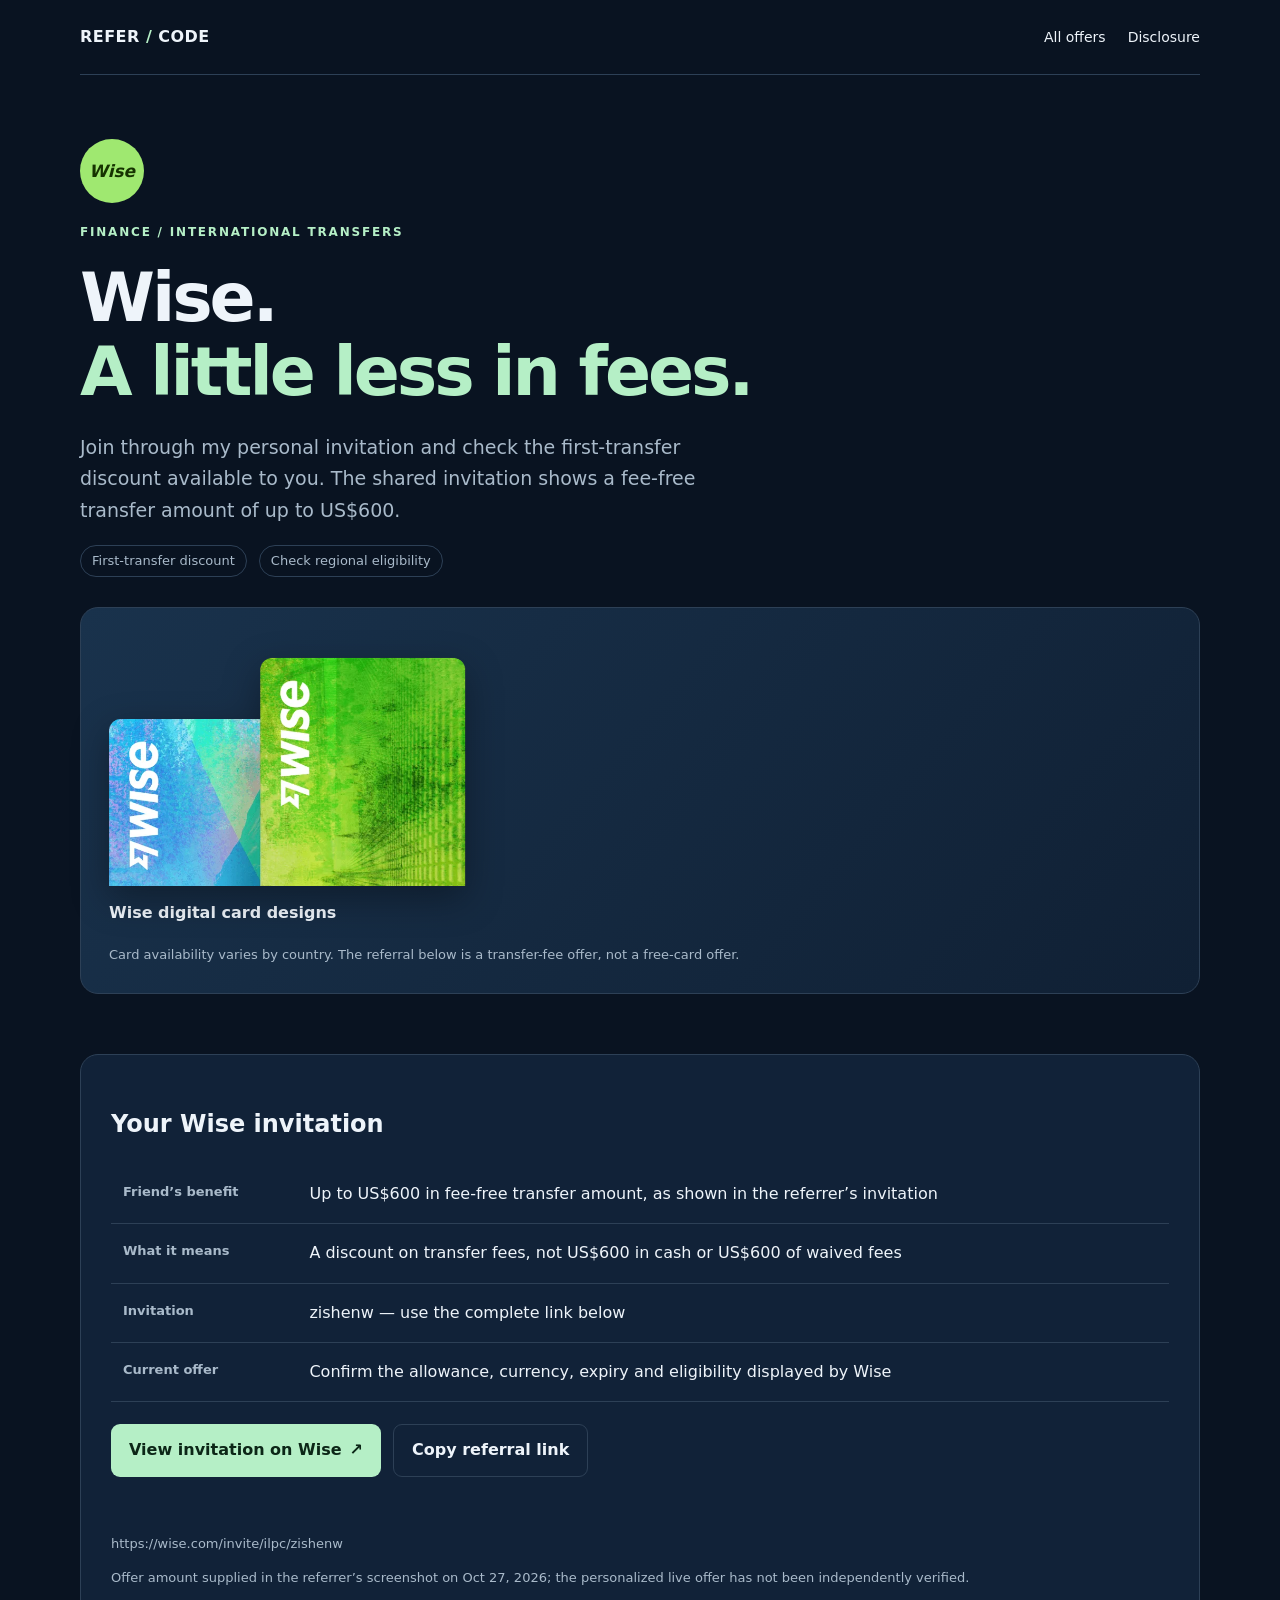
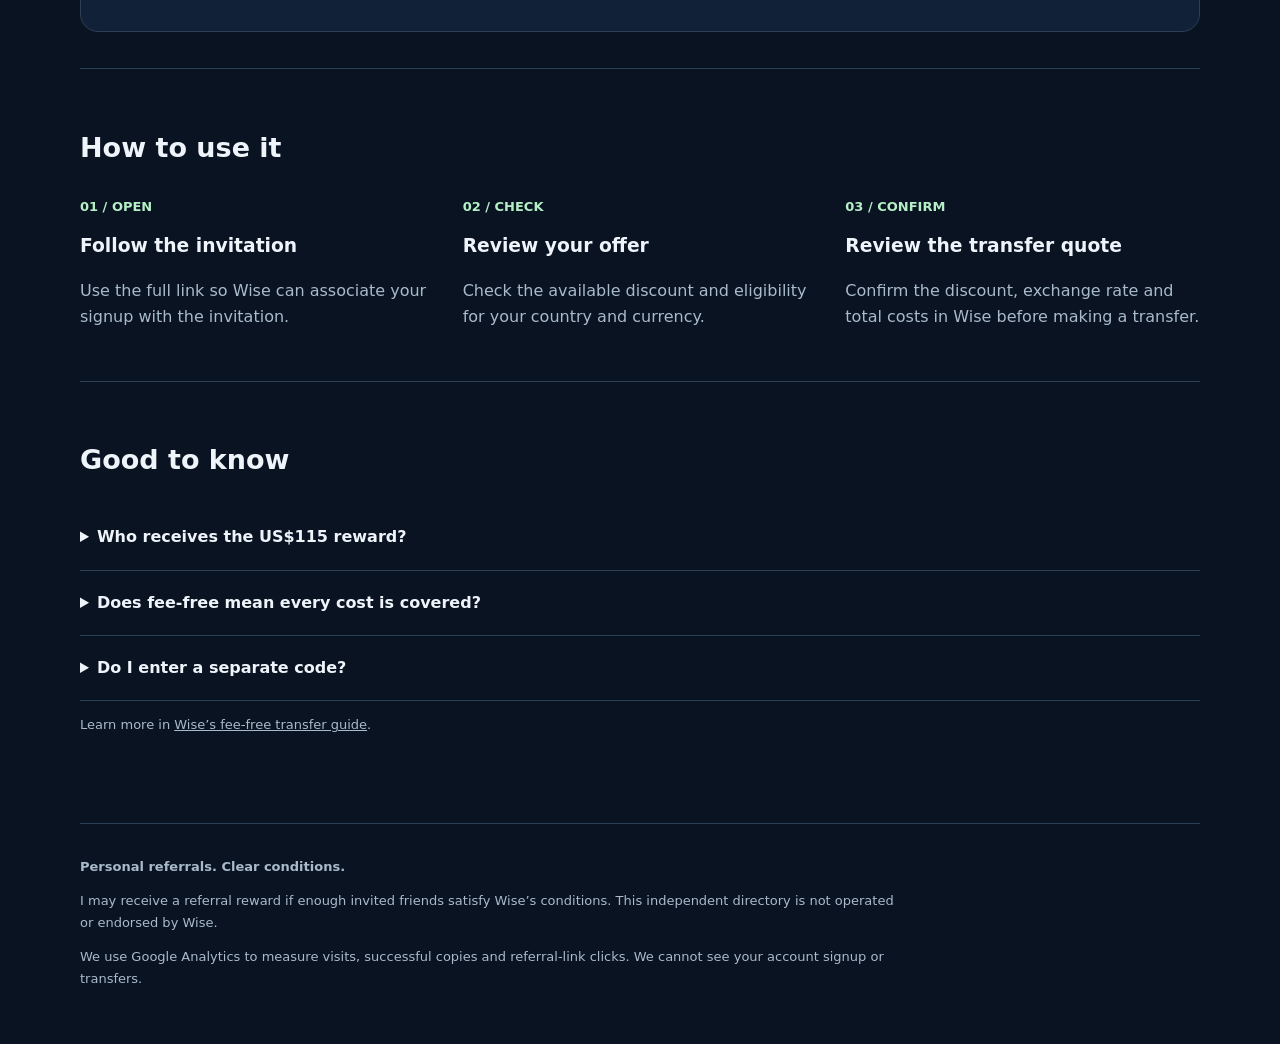
<file: wise/index.html>
<!doctype html>
<html lang="en"><head><meta charset="utf-8"><meta name="viewport" content="width=device-width,initial-scale=1">
<title>Wise Referral — First-Transfer Fee Discount</title><meta name="description" content="Use this personal Wise invitation for an available first-transfer discount. The shared invitation shows a fee-free transfer allowance up to US$600.">
<link rel="canonical" href="https://zz11ss11zz.github.io/refercode/wise/"><meta property="og:title" content="Wise Referral — First-Transfer Fee Discount"><meta property="og:description" content="Personal Wise invite link, benefits and conditions."><meta property="og:type" content="website"><meta property="og:url" content="https://zz11ss11zz.github.io/refercode/wise/">
<link rel="stylesheet" href="../styles.css?v=20261027-card-gallery"><script defer src="../site.js?v=20261027-wise"></script></head>
<body><div class="wrap"><header><a class="brand" href="../">REFER<span> / </span>CODE</a><nav aria-label="Main navigation"><a href="../">All offers</a><a href="#disclosure">Disclosure</a></nav></header>
<main><section class="hero"><span class="brand-icon" aria-hidden="true" style="background:#9fe870;color:#163300;font-weight:900;font-style:italic;font-size:17px">Wise</span><div class="eyebrow">Finance / International transfers</div><h1>Wise.<br><span>A little less in fees.</span></h1><p class="lead">Join through my personal invitation and check the first-transfer discount available to you. The shared invitation shows a fee-free transfer amount of up to US$600.</p><div class="meta"><span class="badge">First-transfer discount</span><span class="badge">Check regional eligibility</span></div><section class="card-gallery" aria-label="Card designs"><div class="card-gallery-grid"><figure><img src="../assets/cards/wise.webp" alt="Wise digital card designs" decoding="async"><figcaption>Wise digital card designs</figcaption></figure></div><p class="fine">Card availability varies by country. The referral below is a transfer-fee offer, not a free-card offer.</p></section></section>
<section class="offer" aria-labelledby="offer"><h2 id="offer">Your Wise invitation</h2><div class="tablewrap"><table><tbody><tr><th scope="row">Friend’s benefit</th><td>Up to US$600 in fee-free transfer amount, as shown in the referrer’s invitation</td></tr><tr><th scope="row">What it means</th><td>A discount on transfer fees, not US$600 in cash or US$600 of waived fees</td></tr><tr><th scope="row">Invitation</th><td>zishenw — use the complete link below</td></tr><tr><th scope="row">Current offer</th><td>Confirm the allowance, currency, expiry and eligibility displayed by Wise</td></tr></tbody></table></div>
<div class="actions"><a class="button" data-referral data-platform="wise" data-program="invite-ilpc" data-location="hero" href="https://wise.com/invite/ilpc/zishenw" target="_blank" rel="sponsored noopener noreferrer">View invitation on Wise <span aria-hidden="true">↗</span></a><button class="action secondary" data-copy-link="https://wise.com/invite/ilpc/zishenw" data-platform="wise" data-program="invite-ilpc">Copy referral link</button></div><p id="status" class="fine" role="status" aria-live="polite"></p><p class="linktext">https://wise.com/invite/ilpc/zishenw</p><p class="fine">Offer amount supplied in the referrer’s screenshot on Oct 27, 2026; the personalized live offer has not been independently verified.</p></section>
<section class="section"><h2>How to use it</h2><div class="steps"><div><b>01 / OPEN</b><h3>Follow the invitation</h3><p>Use the full link so Wise can associate your signup with the invitation.</p></div><div><b>02 / CHECK</b><h3>Review your offer</h3><p>Check the available discount and eligibility for your country and currency.</p></div><div><b>03 / CONFIRM</b><h3>Review the transfer quote</h3><p>Confirm the discount, exchange rate and total costs in Wise before making a transfer.</p></div></div></section>
<section class="section"><h2>Good to know</h2><details><summary>Who receives the US$115 reward?</summary><p>The screenshot shows a US$115 reward for the inviter after inviting three friends, subject to Wise’s qualifying-referral conditions. It is not a US$115 signup bonus for each friend. The screenshot does not show the full qualifying actions or deadlines; check Wise’s invitation terms.</p></details><details><summary>Does fee-free mean every cost is covered?</summary><p>Wise’s help centre says the voucher discounts Wise transfer fees; external costs, such as taxes, can still apply. Check the final quote and your voucher’s conditions.</p></details><details><summary>Do I enter a separate code?</summary><p>Use the complete invitation URL. The identifier zishenw is already included in it.</p></details><p class="fine">Learn more in <a href="https://wise.com/help/articles/2566789/how-does-a-fee-free-transfer-work" target="_blank" rel="noopener noreferrer">Wise’s fee-free transfer guide</a>.</p></section></main>
<footer id="disclosure"><strong>Personal referrals. Clear conditions.</strong><p>I may receive a referral reward if enough invited friends satisfy Wise’s conditions. This independent directory is not operated or endorsed by Wise.</p><p>We use Google Analytics to measure visits, successful copies and referral-link clicks. We cannot see your account signup or transfers.</p></footer></div></body></html>
</file>
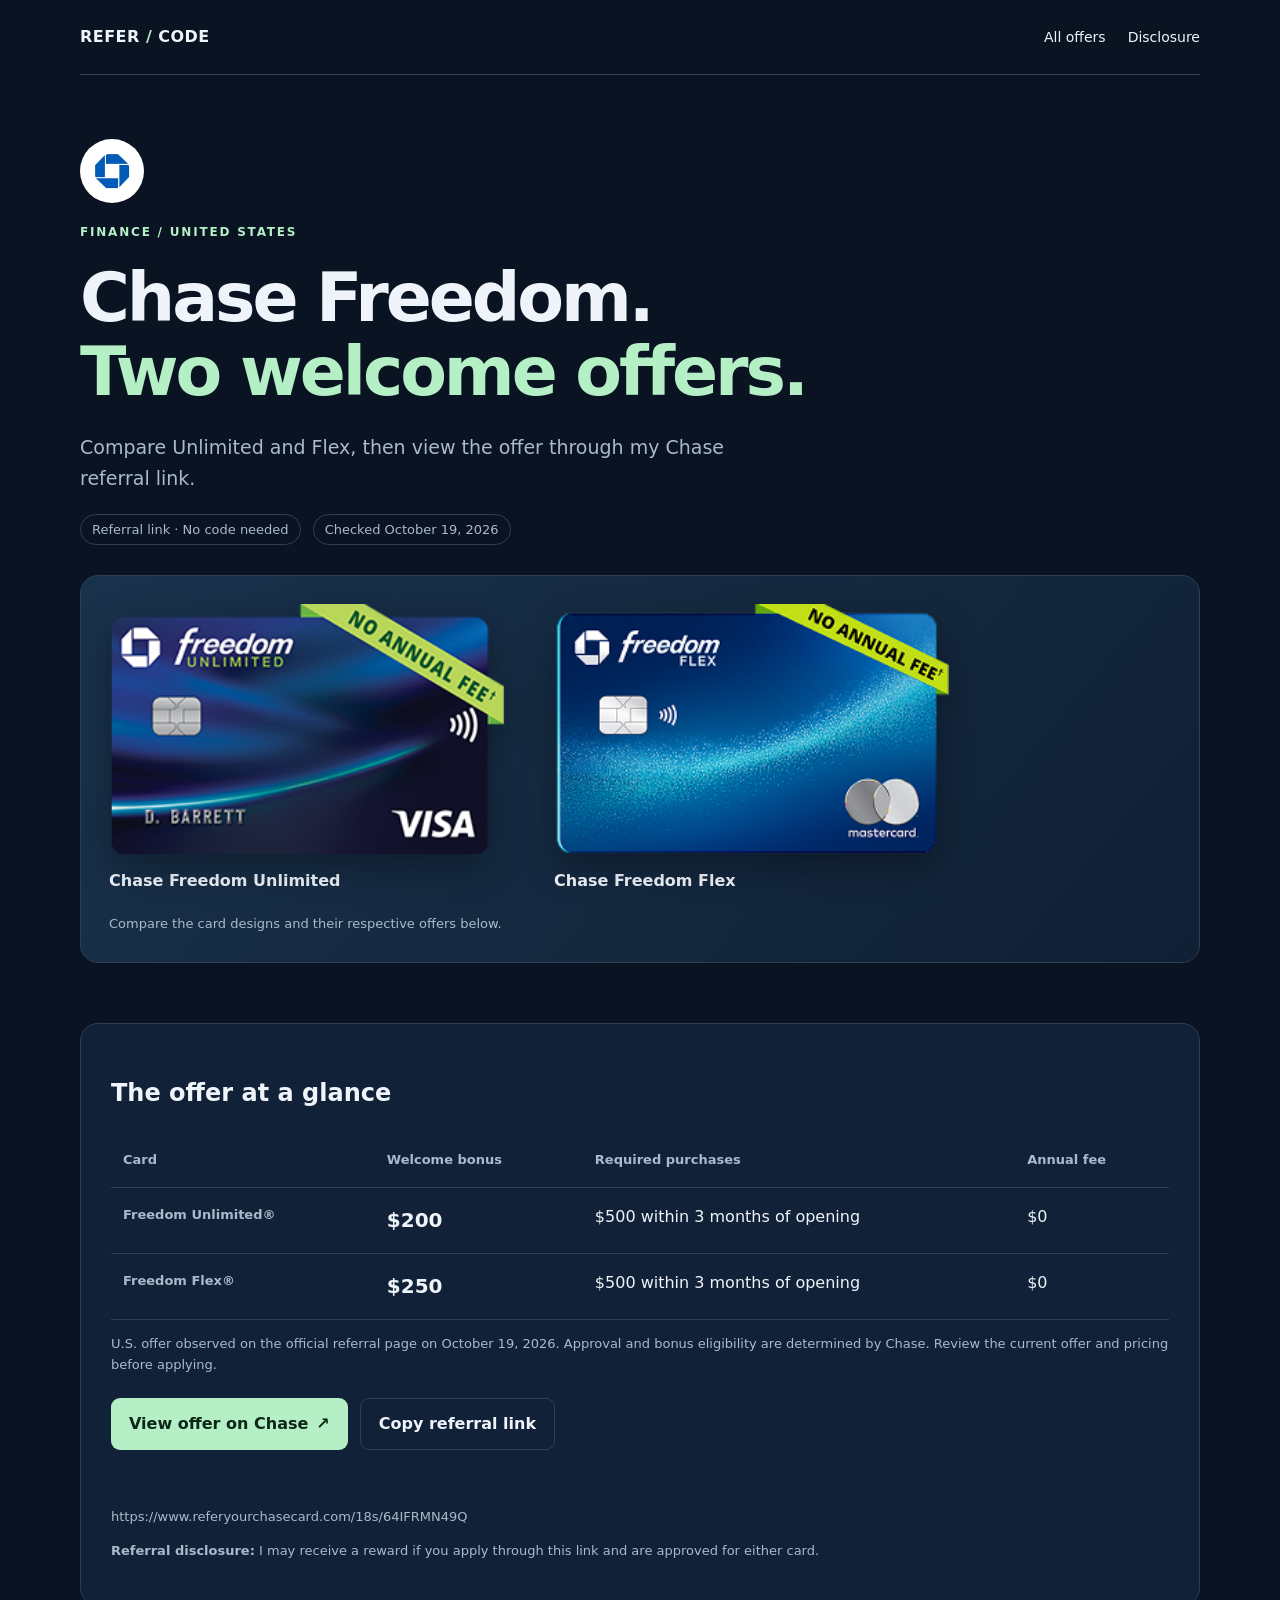
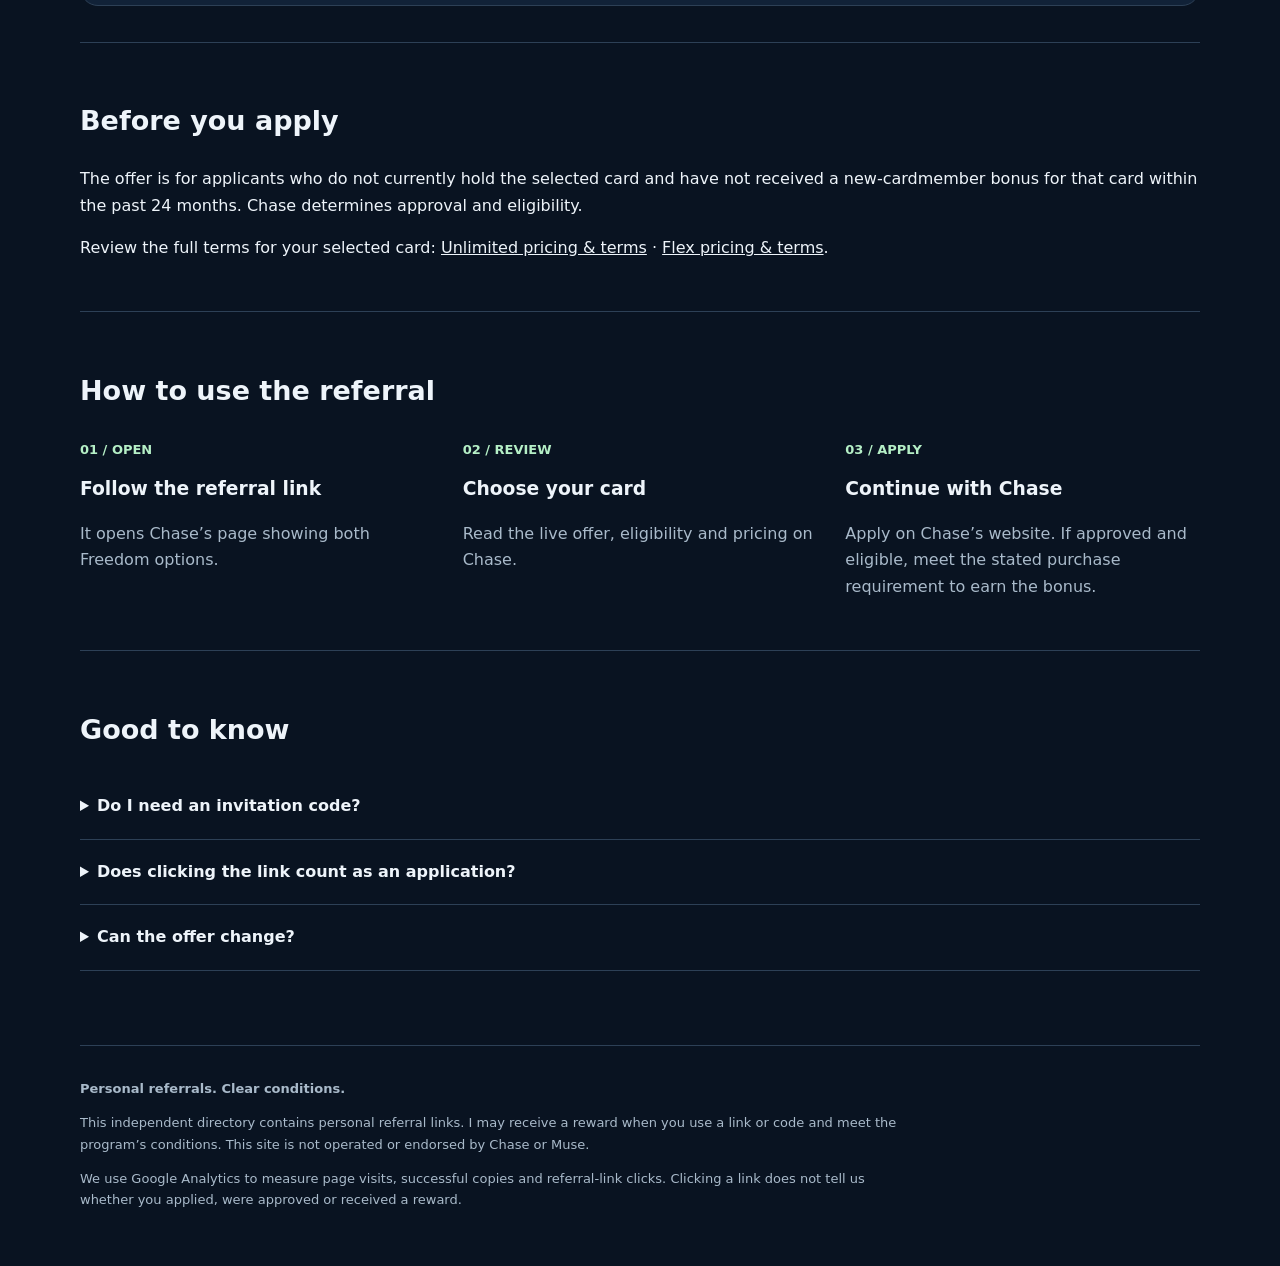
<file: codes/chase-freedom/index.html>
<!doctype html><html lang="en"><head><meta charset="utf-8"><meta name="viewport" content="width=device-width,initial-scale=1"><title>Moved to Refercode</title><link rel="canonical" href="https://zz11ss11zz.github.io/refercode/chase-freedom/"><meta http-equiv="refresh" content="0;url=https://zz11ss11zz.github.io/refercode/chase-freedom/"></head><body><p>This page has moved to <a href="https://zz11ss11zz.github.io/refercode/chase-freedom/">Refercode</a>.</p><script>location.replace("https://zz11ss11zz.github.io/refercode/chase-freedom/"+location.search+location.hash);</script></body></html>
</file>
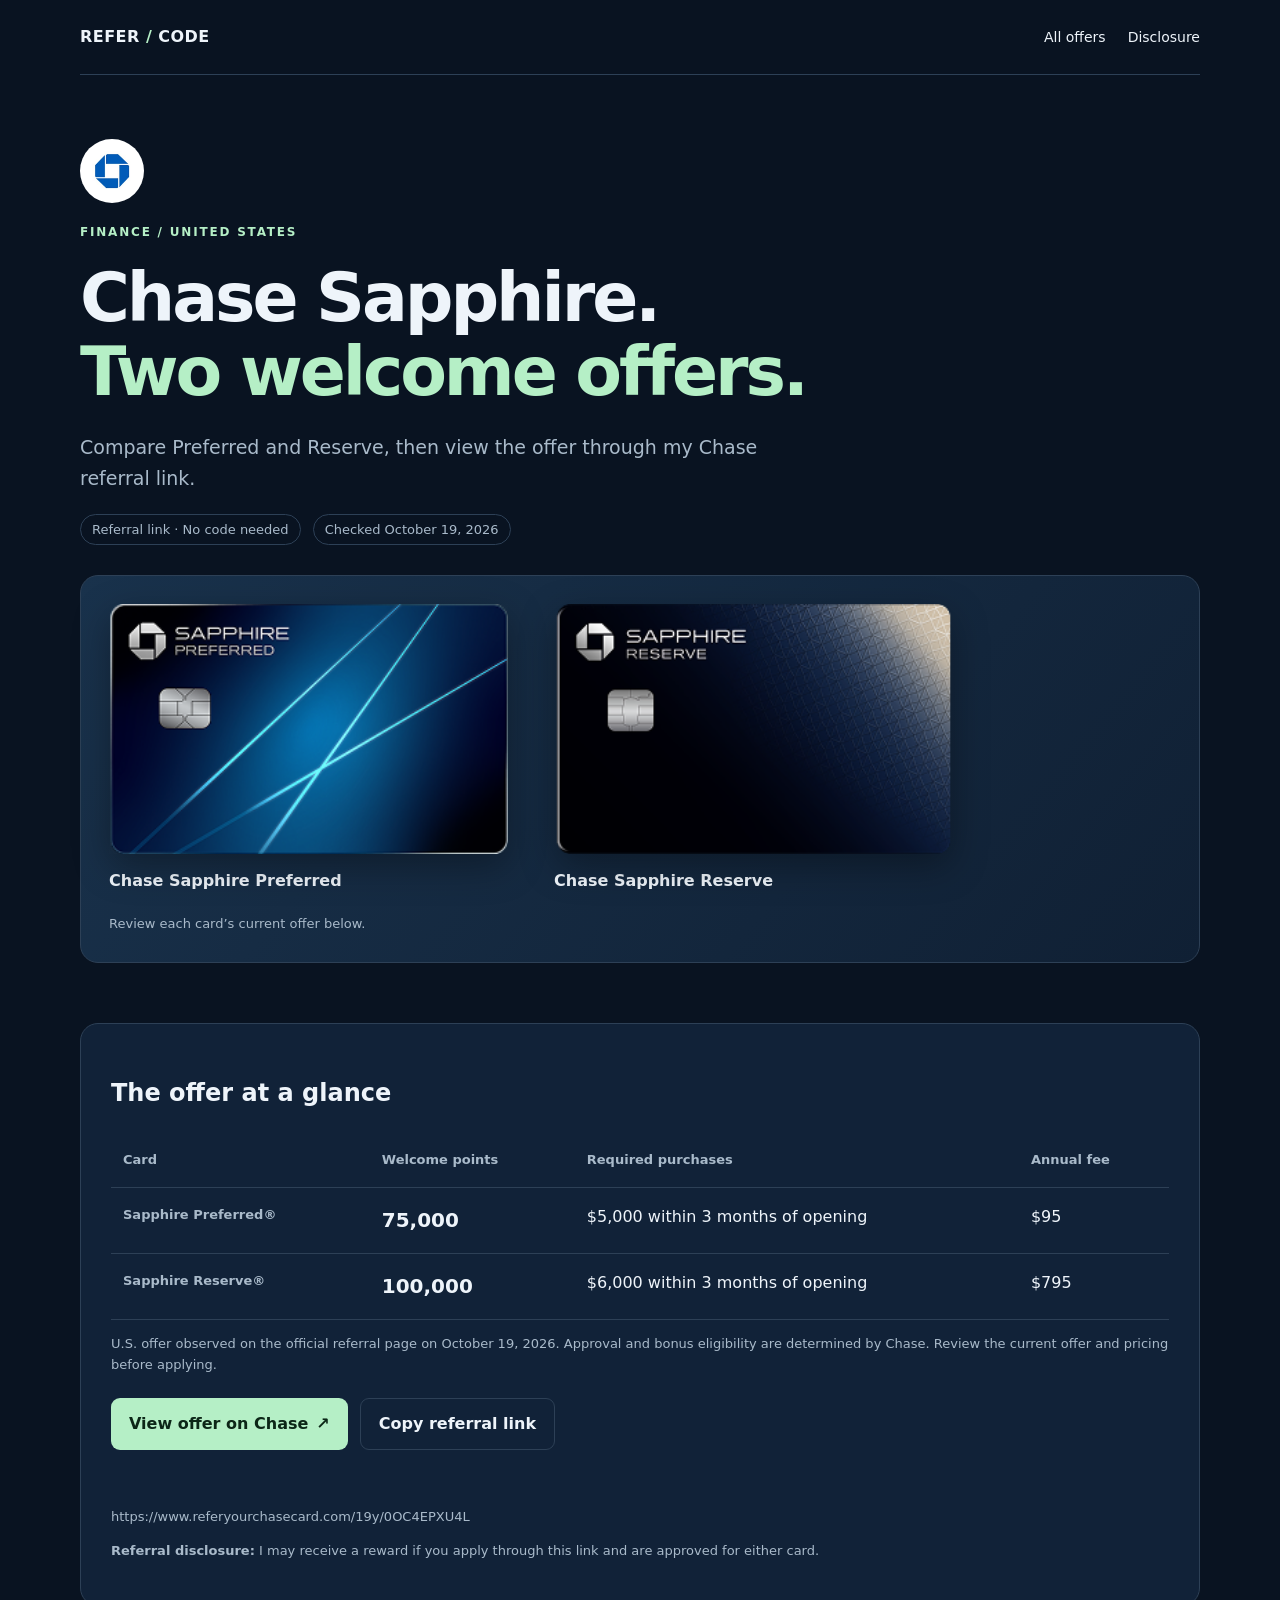
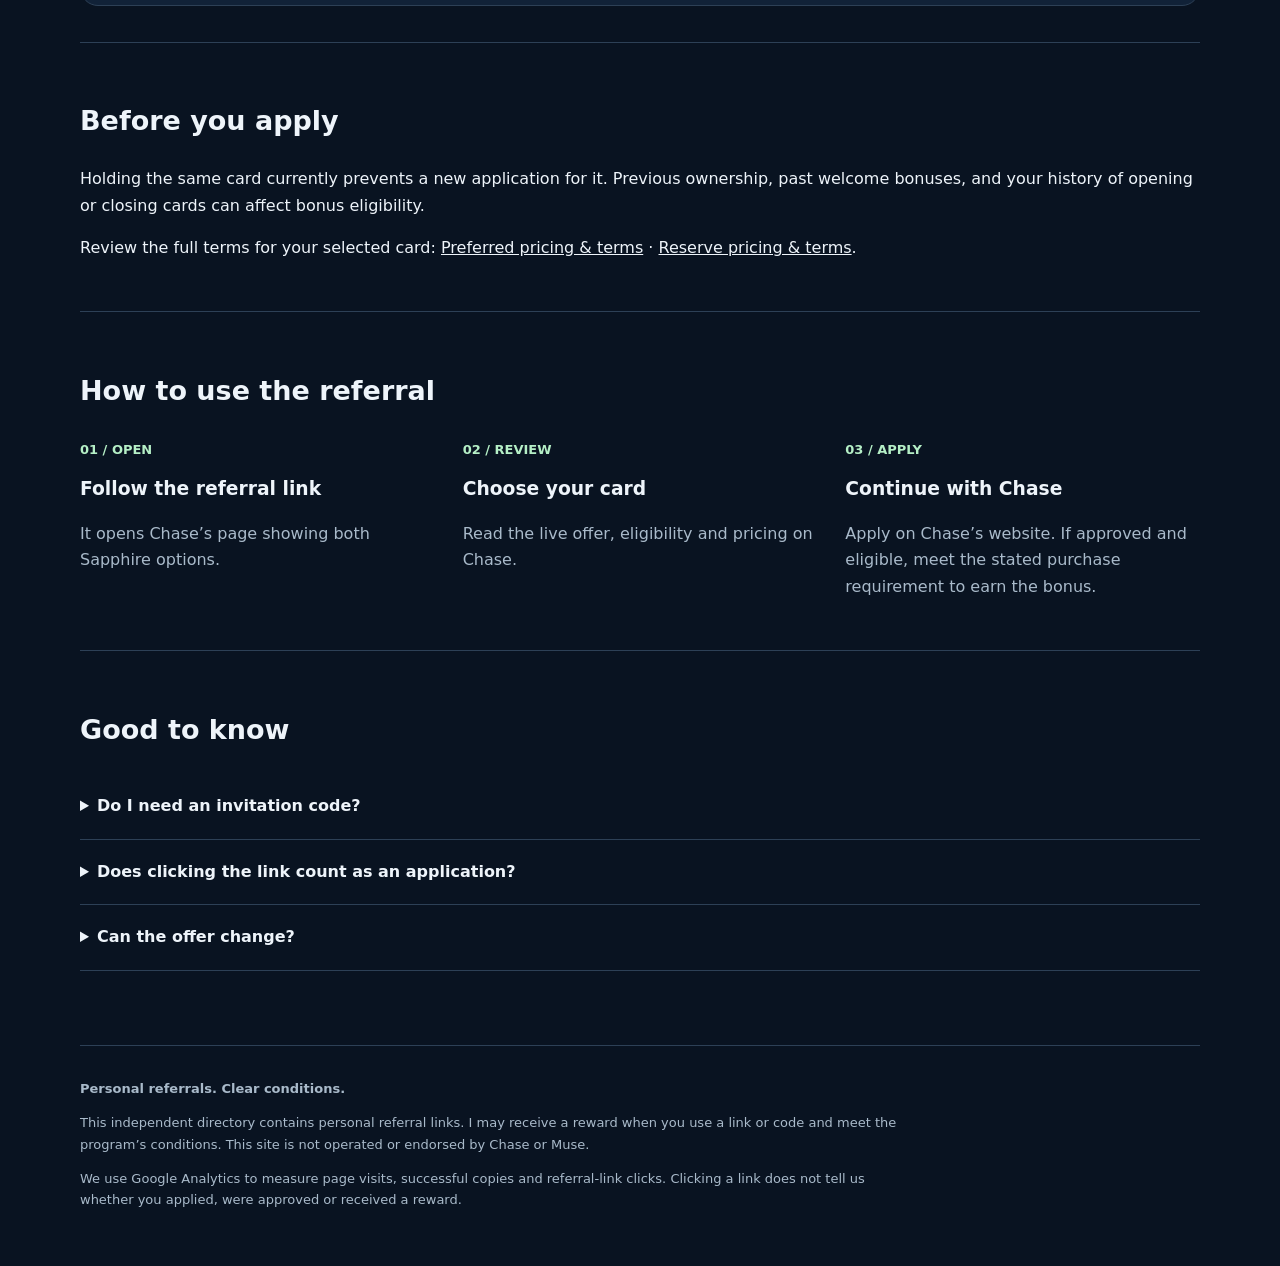
<file: codes/chase/index.html>
<!doctype html><html lang="en"><head><meta charset="utf-8"><meta name="viewport" content="width=device-width,initial-scale=1"><title>Moved to Refercode</title><link rel="canonical" href="https://zz11ss11zz.github.io/refercode/chase/"><meta http-equiv="refresh" content="0;url=https://zz11ss11zz.github.io/refercode/chase/"></head><body><p>This page has moved to <a href="https://zz11ss11zz.github.io/refercode/chase/">Refercode</a>.</p><script>location.replace("https://zz11ss11zz.github.io/refercode/chase/"+location.search+location.hash);</script></body></html>
</file>
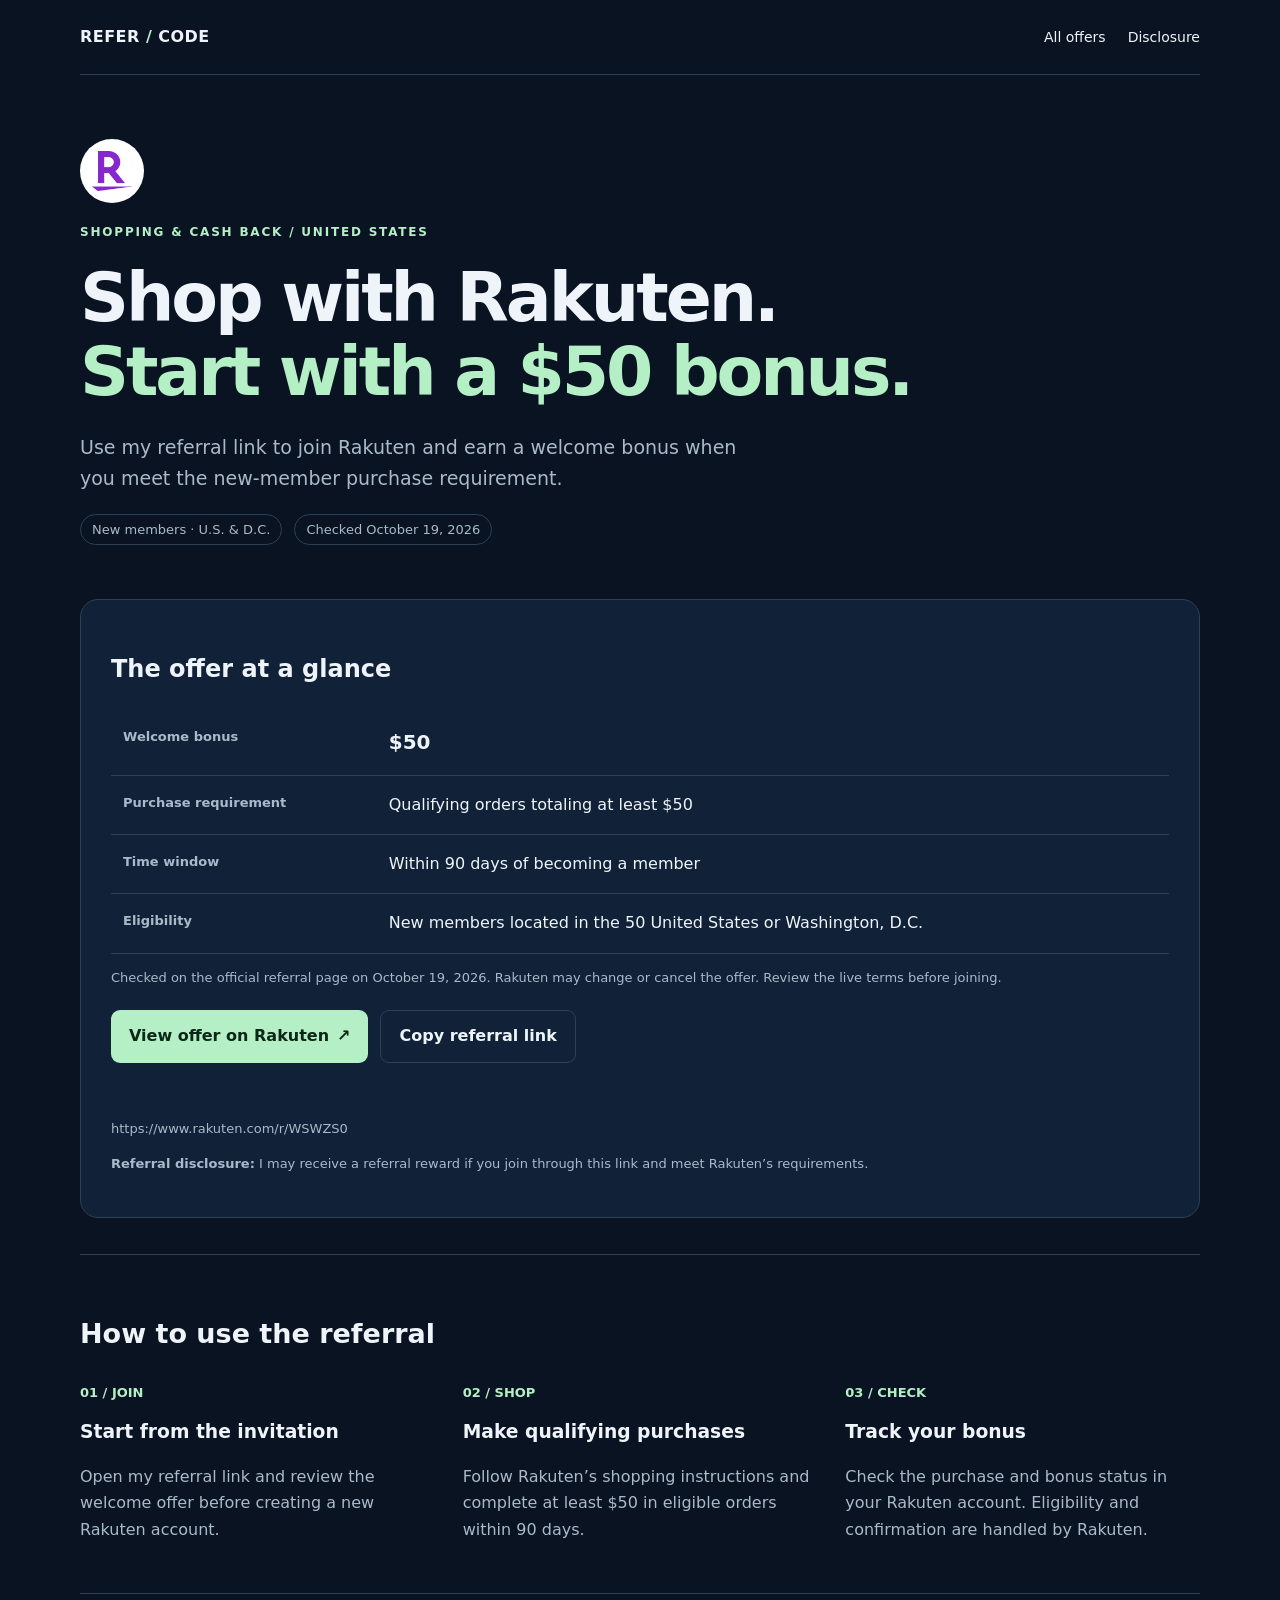
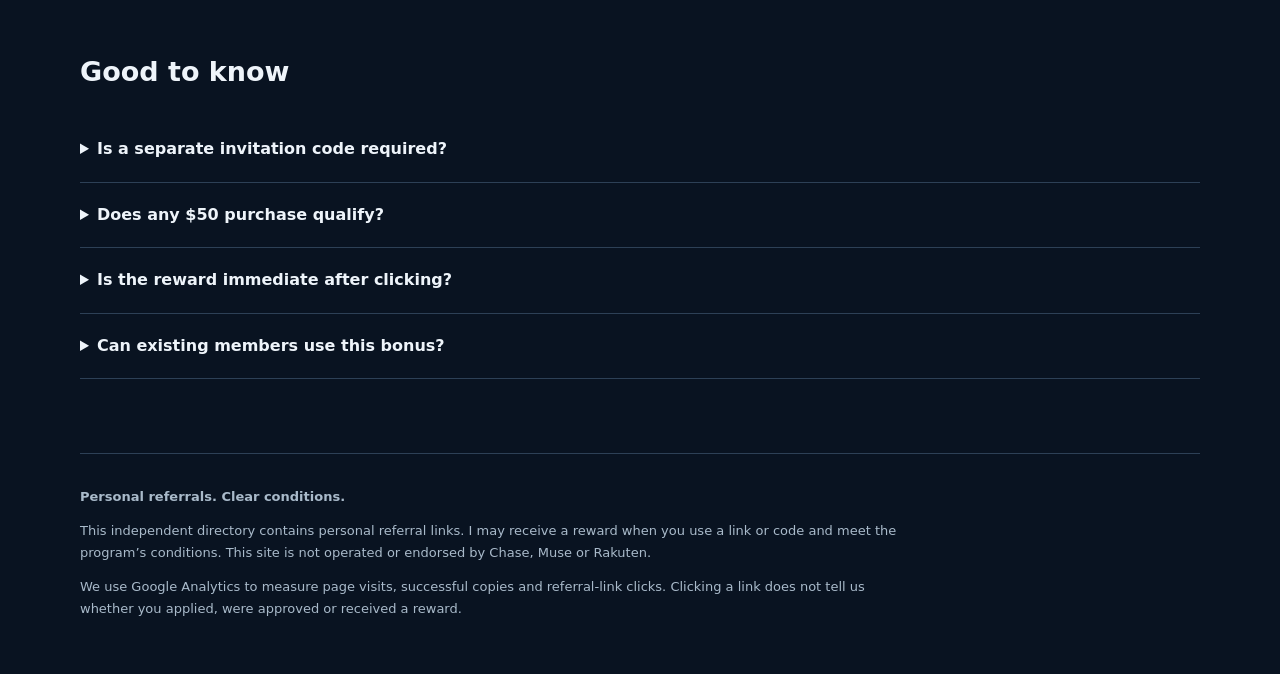
<file: codes/rakuten/index.html>
<!doctype html><html lang="en"><head><meta charset="utf-8"><meta name="viewport" content="width=device-width,initial-scale=1"><title>Moved to Refercode</title><link rel="canonical" href="https://zz11ss11zz.github.io/refercode/rakuten/"><meta http-equiv="refresh" content="0;url=https://zz11ss11zz.github.io/refercode/rakuten/"></head><body><p>This page has moved to <a href="https://zz11ss11zz.github.io/refercode/rakuten/">Refercode</a>.</p><script>location.replace("https://zz11ss11zz.github.io/refercode/rakuten/"+location.search+location.hash);</script></body></html>
</file>
<file: styles.css>
:root{color-scheme:dark;--bg:#091321;--panel:#112238;--line:#2d4056;--text:#eef4fa;--muted:#a9baca;--accent:#b5efc6}*{box-sizing:border-box}body{margin:0;background:var(--bg);color:var(--text);font:16px/1.65 system-ui,sans-serif}a{color:inherit}button,input,select{font:inherit}a:focus-visible,button:focus-visible,input:focus-visible,select:focus-visible{outline:3px solid var(--accent);outline-offset:5px}.wrap{width:min(1120px,calc(100% - 40px));margin:auto}header{padding:24px 0;border-bottom:1px solid var(--line);display:flex;justify-content:space-between;gap:20px;align-items:center}.brand{text-decoration:none;font-weight:800;letter-spacing:.03em}.brand span{color:var(--accent)}nav{display:flex;gap:22px;font-size:14px}nav a{text-decoration:none}.hero{padding:64px 0 42px}.eyebrow{color:var(--accent);letter-spacing:.15em;font-size:12px;font-weight:750;text-transform:uppercase}h1{font-size:clamp(38px,6vw,68px);line-height:1.08;letter-spacing:-.045em;max-width:850px;margin:18px 0 24px}h1 span{color:var(--accent)}.lead{font-size:19px;color:var(--muted);max-width:680px}.meta{display:flex;gap:12px;flex-wrap:wrap;color:var(--muted);font-size:13px}.badge{border:1px solid var(--line);padding:4px 11px;border-radius:30px}.toolbar{display:flex;gap:14px;margin:20px 0 12px}label{display:grid;gap:6px;font-size:13px;color:var(--muted)}.search{flex:1}input,select{background:var(--panel);border:1px solid var(--line);border-radius:9px;padding:12px;color:var(--text);min-width:0;width:100%}.grid{display:grid;grid-template-columns:repeat(2,minmax(0,1fr));gap:22px;margin:25px 0 52px}.card{background:linear-gradient(135deg,#172f4c,#102035);border:1px solid var(--line);border-radius:18px;padding:28px;display:flex;flex-direction:column;align-items:flex-start}.card.ai{background:linear-gradient(135deg,#18392e,#102522)}.card .category{font-size:12px;text-transform:uppercase;letter-spacing:.12em;color:var(--muted)}.card h2{font-size:28px;margin:17px 0 4px}.reward{font-size:36px;line-height:1.15;font-weight:780;letter-spacing:-.03em;margin:22px 0 8px}.card p{color:var(--muted)}.card .button{margin-top:auto}.button,button.action{display:inline-flex;justify-content:center;align-items:center;gap:8px;background:var(--accent);color:#0c2617;border:0;border-radius:9px;padding:12px 18px;font-weight:750;text-decoration:none;cursor:pointer}.button.secondary,button.secondary{background:transparent;color:var(--text);border:1px solid var(--line)}.actions{display:flex;gap:12px;flex-wrap:wrap;margin:22px 0}.fine{font-size:13px;color:var(--muted)}.section{padding:34px 0;border-top:1px solid var(--line)}.section h2{font-size:27px}.steps{display:grid;grid-template-columns:repeat(3,1fr);gap:28px}.steps b{color:var(--accent);font-size:13px}.steps h3{margin:12px 0}.steps p{color:var(--muted)}.offer{padding:30px;background:var(--panel);border-radius:18px;border:1px solid var(--line);margin:12px 0 36px}.tablewrap{overflow-x:auto}table{border-collapse:collapse;width:100%;text-align:left}th,td{padding:16px 12px;border-bottom:1px solid var(--line);vertical-align:top}th{color:var(--muted);font-size:13px}td strong{font-size:20px}details{padding:19px 0;border-bottom:1px solid var(--line)}summary{cursor:pointer;font-weight:700}details p{max-width:800px;color:var(--muted)}footer{padding:32px 0 42px;border-top:1px solid var(--line);color:var(--muted);font-size:13px;margin-top:40px}footer p{max-width:820px}.linktext{overflow-wrap:anywhere;color:var(--muted);font-size:13px}#status{min-height:1.6em} [hidden]{display:none!important}@media(max-width:650px){.wrap{width:calc(100% - 32px)}.hero{padding-top:40px}.grid,.steps{grid-template-columns:1fr}.toolbar{flex-direction:column}.card{padding:23px}nav{gap:14px}.offer{padding:18px}.reward{font-size:32px}th,td{padding:12px 8px;font-size:14px}.actions>*{width:100%}}

.brand-icon{width:56px;height:56px;flex:0 0 56px;border-radius:50%;background:#fff;display:inline-flex;align-items:center;justify-content:center;overflow:hidden}.brand-icon img{display:block;width:36px;height:36px;object-fit:contain}.program-heading{display:flex;align-items:center;gap:14px;margin:18px 0 4px}.card .program-heading h2{margin:0;font-size:26px;line-height:1.2}.hero>.brand-icon{margin-bottom:20px;width:64px;height:64px}.hero>.brand-icon img{width:40px;height:40px}

.card-gallery{margin:30px 0 6px;padding:28px;background:linear-gradient(130deg,#19324c,#102034);border:1px solid var(--line);border-radius:18px}.card-gallery-grid{display:grid;grid-template-columns:repeat(auto-fit,minmax(min(100%,260px),1fr));gap:30px;max-width:860px}.card-gallery figure{margin:0;min-width:0}.card-gallery img{display:block;width:100%;max-width:400px;height:250px;object-fit:contain;object-position:left center;filter:drop-shadow(0 12px 18px #0005)}.card-gallery figcaption{margin-top:14px;font-size:16px;font-weight:650}.card-gallery .fine{max-width:800px;margin:18px 0 0}@media(max-width:650px){.card-gallery{padding:20px}.card-gallery img{height:auto;max-height:250px}.card-gallery-grid{gap:24px}}
</file>
